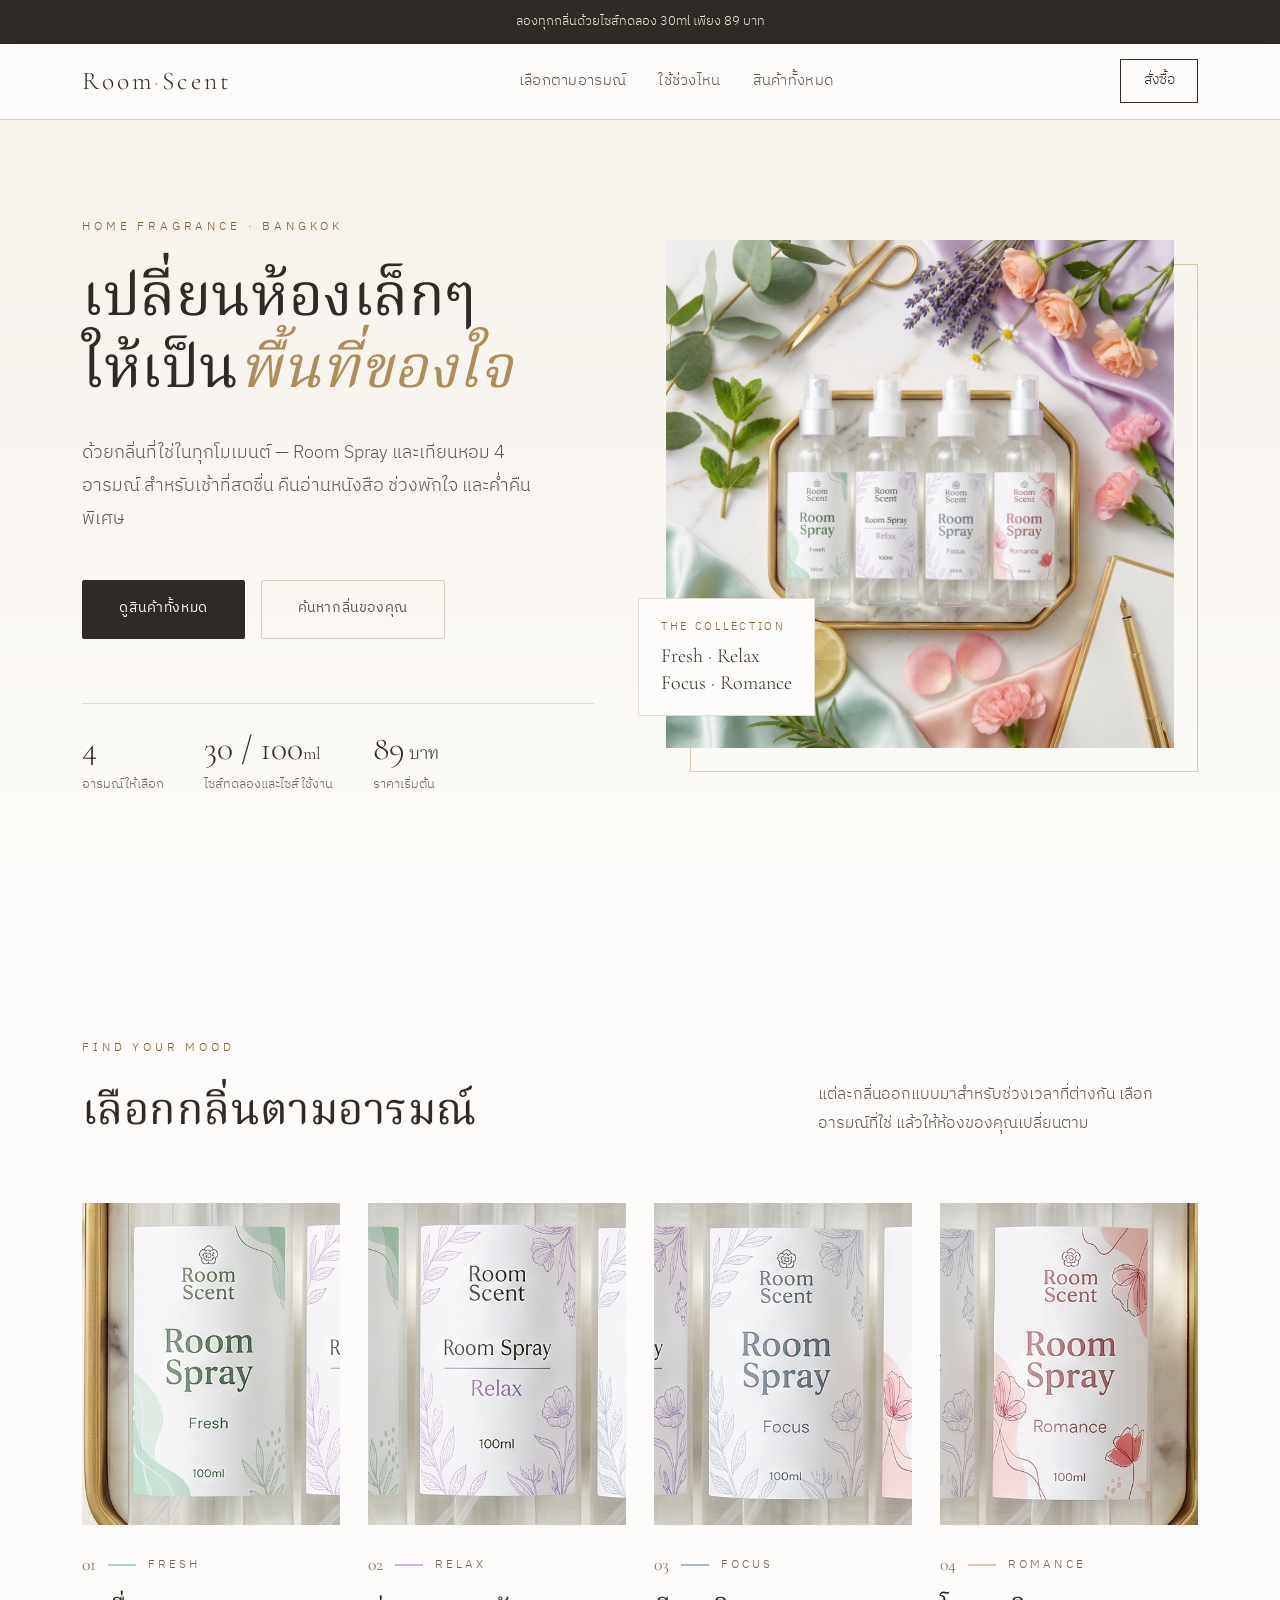
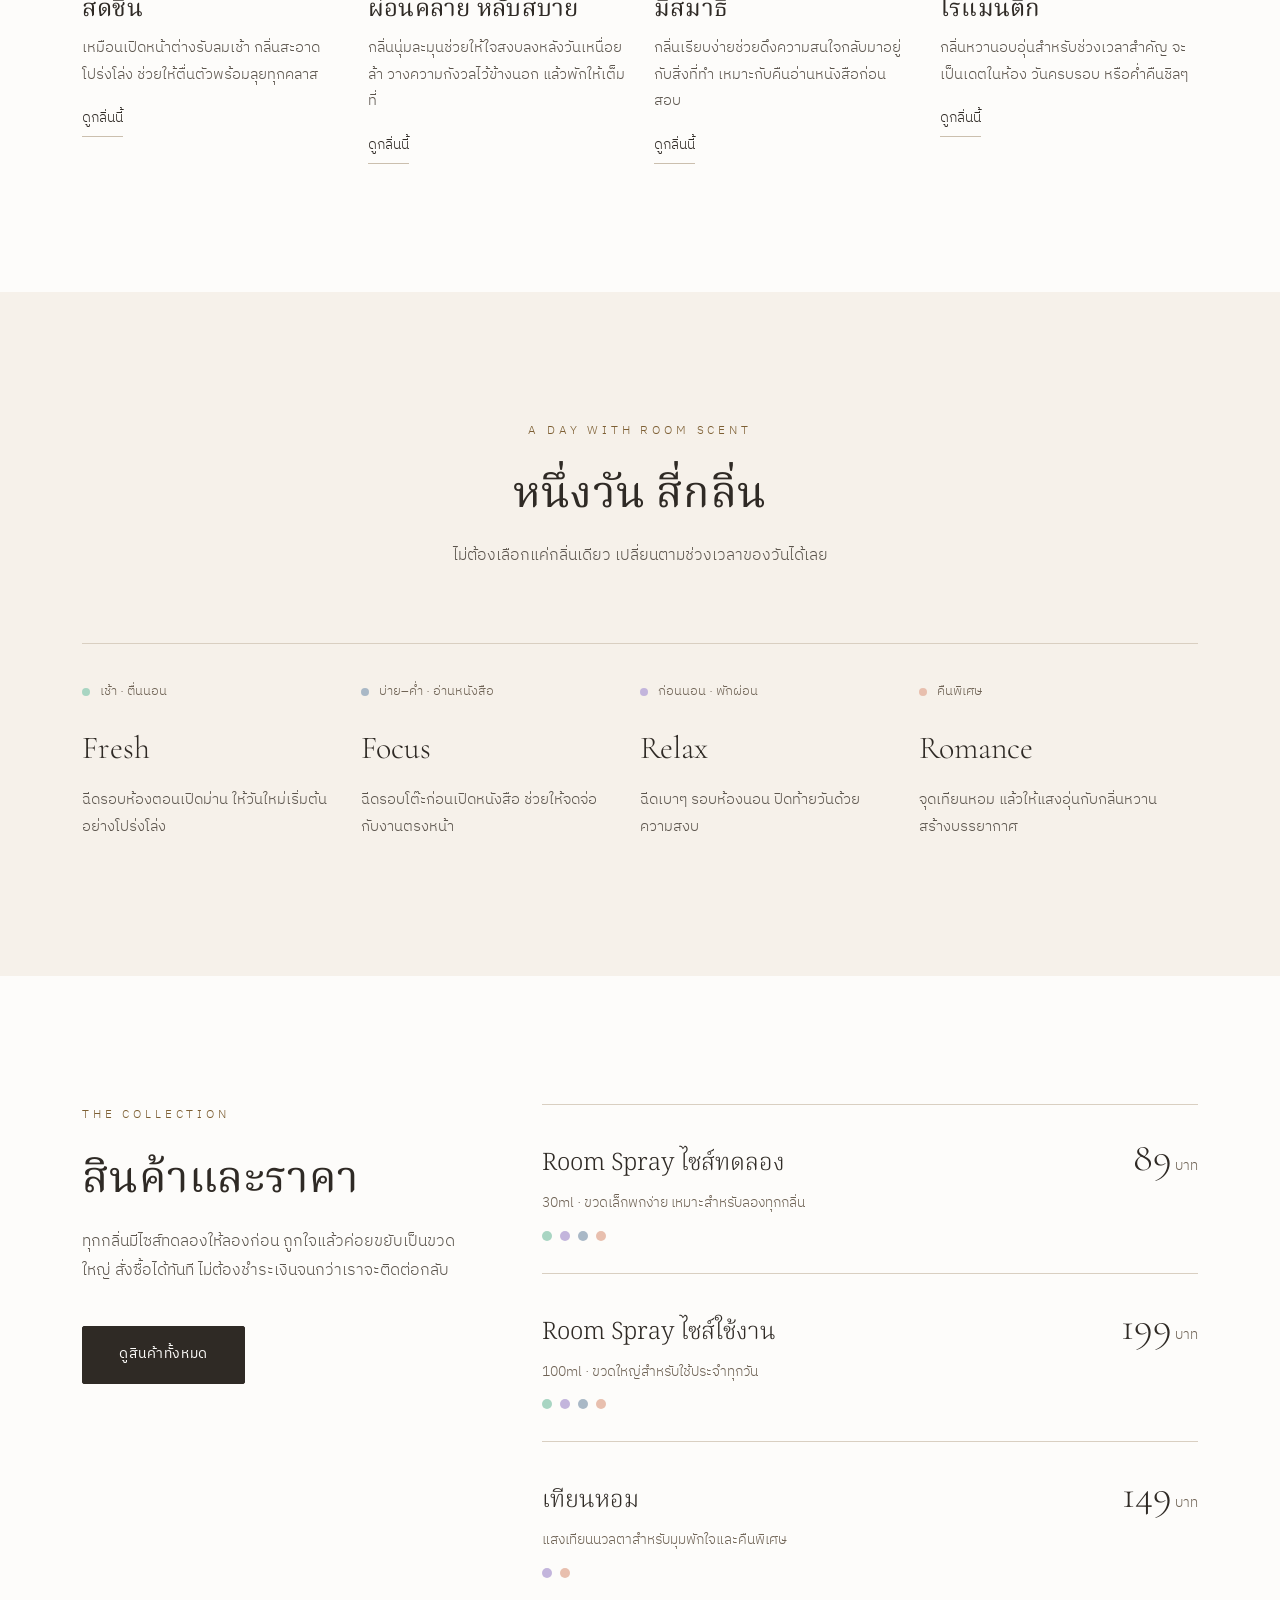
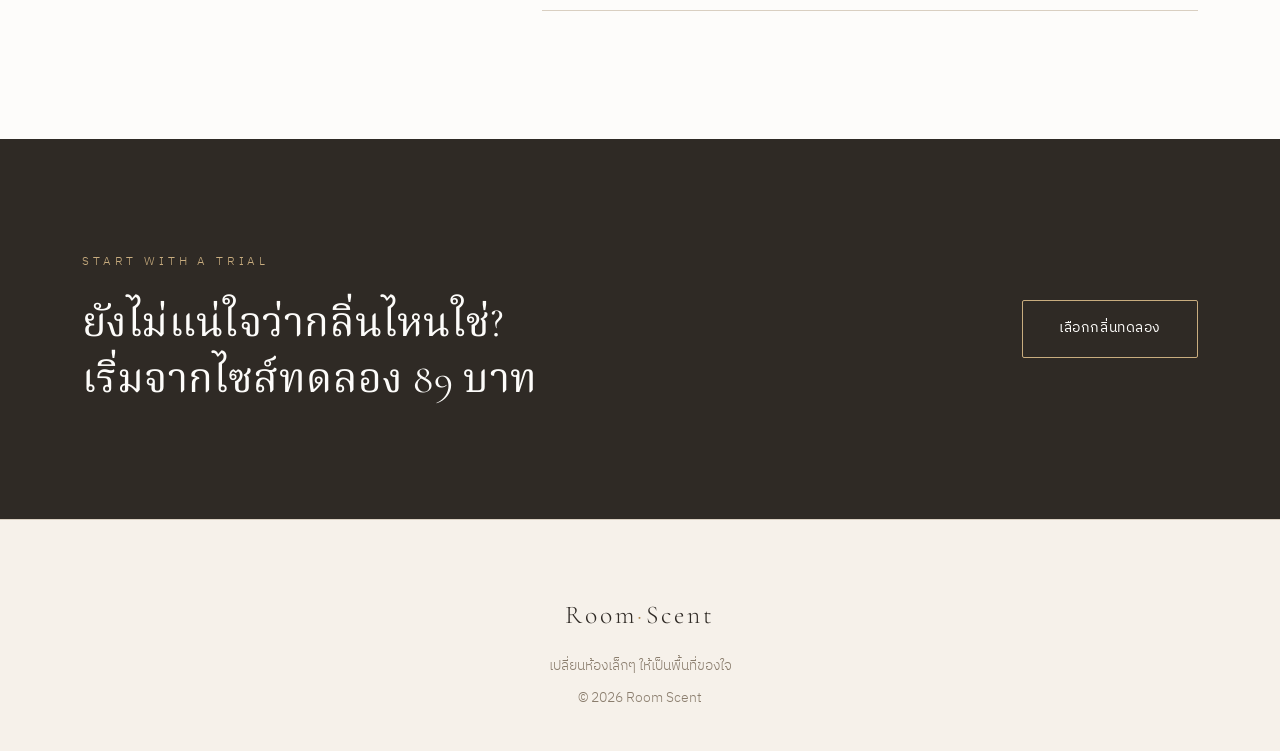
<file: index.html>
<!DOCTYPE html>
<html lang="th">
<head>
  <meta charset="UTF-8">
  <meta name="viewport" content="width=device-width, initial-scale=1.0">
  <title>Room Scent — เปลี่ยนห้องเล็กๆ ให้เป็นพื้นที่ของใจ</title>
  <meta name="description" content="Room Scent น้ำหอมปรับบรรยากาศห้องและเทียนหอม 4 อารมณ์ Fresh, Relax, Focus, Romance เริ่มต้น 89 บาท">
  <link rel="stylesheet" href="style.css">
</head>
<body>

  <!-- ========== Announcement ========== -->
  <div class="announce">ลองทุกกลิ่นด้วยไซส์ทดลอง 30ml เพียง 89 บาท</div>

  <!-- ========== Header ========== -->
  <header class="site-header">
    <div class="container">
      <a href="index.html" class="logo">Room<span>·</span>Scent</a>

      <button class="nav-toggle" type="button" aria-label="เปิดเมนู">
        <span></span><span></span><span></span>
      </button>

      <nav class="nav">
        <a href="#moods">เลือกตามอารมณ์</a>
        <a href="#ritual">ใช้ช่วงไหน</a>
        <a href="product.html">สินค้าทั้งหมด</a>
      </nav>

      <a href="product.html" class="nav-cta">สั่งซื้อ</a>
    </div>
  </header>

  <main>

    <!-- ========== Hero ========== -->
    <section class="h-hero">
      <div class="container h-hero__inner">

        <div class="h-hero__text">
          <span class="kicker">Home Fragrance · Bangkok</span>
          <h1 class="h-hero__title">
            <span class="nowrap">เปลี่ยนห้องเล็กๆ</span><br>
            <span class="nowrap">ให้เป็น<em>พื้นที่ของใจ</em></span>
          </h1>
          <p class="h-hero__lead">
            ด้วยกลิ่นที่ใช่ในทุกโมเมนต์ — Room Spray และเทียนหอม 4 อารมณ์
            สำหรับเช้าที่สดชื่น คืนอ่านหนังสือ ช่วงพักใจ และค่ำคืนพิเศษ
          </p>
          <div class="h-hero__actions">
            <a href="product.html" class="btn btn--primary">ดูสินค้าทั้งหมด</a>
            <a href="#moods" class="btn btn--ghost">ค้นหากลิ่นของคุณ</a>
          </div>

          <div class="h-facts">
            <div>
              <div class="h-facts__num">4</div>
              <div class="h-facts__label">อารมณ์ให้เลือก</div>
            </div>
            <div>
              <div class="h-facts__num">30 / 100<small>ml</small></div>
              <div class="h-facts__label">ไซส์ทดลองและไซส์ใช้งาน</div>
            </div>
            <div>
              <div class="h-facts__num">89<small> บาท</small></div>
              <div class="h-facts__label">ราคาเริ่มต้น</div>
            </div>
          </div>
        </div>

        <div class="h-hero__media">
          <img src="images/AllScents.jpeg"
               alt="Room Spray ทั้ง 4 กลิ่น Fresh, Relax, Focus และ Romance วางบนถาดหินอ่อน">
          <div class="h-badge">
            <div class="h-badge__kicker">THE COLLECTION</div>
            <div class="h-badge__text">Fresh · Relax<br>Focus · Romance</div>
          </div>
        </div>

      </div>
    </section>

    <!-- ========== Moods ========== -->
    <section class="h-section" id="moods">
      <div class="container">
        <div class="h-head">
          <div>
            <span class="kicker">Find Your Mood</span>
            <h2>เลือกกลิ่นตามอารมณ์</h2>
          </div>
          <p>แต่ละกลิ่นออกแบบมาสำหรับช่วงเวลาที่ต่างกัน เลือกอารมณ์ที่ใช่ แล้วให้ห้องของคุณเปลี่ยนตาม</p>
        </div>

        <div class="h-moods">

          <a href="product.html?mood=fresh" class="h-mood mood-fresh">
            <div class="h-mood__img"><div class="h-mood__crop" role="img" aria-label="ขวด Room Spray กลิ่น Fresh"></div></div>
            <div class="h-mood__meta">
              <span class="h-mood__no">01</span><span class="h-mood__line" aria-hidden="true"></span><span class="h-mood__en">FRESH</span>
            </div>
            <h3>สดชื่น</h3>
            <p>เหมือนเปิดหน้าต่างรับลมเช้า กลิ่นสะอาดโปร่งโล่ง ช่วยให้ตื่นตัวพร้อมลุยทุกคลาส</p>
            <span class="h-mood__link">ดูกลิ่นนี้</span>
          </a>

          <a href="product.html?mood=relax" class="h-mood mood-relax">
            <div class="h-mood__img"><div class="h-mood__crop" role="img" aria-label="ขวด Room Spray กลิ่น Relax"></div></div>
            <div class="h-mood__meta">
              <span class="h-mood__no">02</span><span class="h-mood__line" aria-hidden="true"></span><span class="h-mood__en">RELAX</span>
            </div>
            <h3>ผ่อนคลาย หลับสบาย</h3>
            <p>กลิ่นนุ่มละมุนช่วยให้ใจสงบลงหลังวันเหนื่อยล้า วางความกังวลไว้ข้างนอก แล้วพักให้เต็มที่</p>
            <span class="h-mood__link">ดูกลิ่นนี้</span>
          </a>

          <a href="product.html?mood=focus" class="h-mood mood-focus">
            <div class="h-mood__img"><div class="h-mood__crop" role="img" aria-label="ขวด Room Spray กลิ่น Focus"></div></div>
            <div class="h-mood__meta">
              <span class="h-mood__no">03</span><span class="h-mood__line" aria-hidden="true"></span><span class="h-mood__en">FOCUS</span>
            </div>
            <h3>มีสมาธิ</h3>
            <p>กลิ่นเรียบง่ายช่วยดึงความสนใจกลับมาอยู่กับสิ่งที่ทำ เหมาะกับคืนอ่านหนังสือก่อนสอบ</p>
            <span class="h-mood__link">ดูกลิ่นนี้</span>
          </a>

          <a href="product.html?mood=romance" class="h-mood mood-romance">
            <div class="h-mood__img"><div class="h-mood__crop" role="img" aria-label="ขวด Room Spray กลิ่น Romance"></div></div>
            <div class="h-mood__meta">
              <span class="h-mood__no">04</span><span class="h-mood__line" aria-hidden="true"></span><span class="h-mood__en">ROMANCE</span>
            </div>
            <h3>โรแมนติก</h3>
            <p>กลิ่นหวานอบอุ่นสำหรับช่วงเวลาสำคัญ จะเป็นเดตในห้อง วันครบรอบ หรือค่ำคืนชิลๆ</p>
            <span class="h-mood__link">ดูกลิ่นนี้</span>
          </a>

        </div>
      </div>
    </section>

    <!-- ========== Ritual ========== -->
    <section class="h-section h-section--cream" id="ritual">
      <div class="container">
        <div class="h-head h-head--center">
          <span class="kicker">A Day with Room Scent</span>
          <h2>หนึ่งวัน สี่กลิ่น</h2>
          <p>ไม่ต้องเลือกแค่กลิ่นเดียว เปลี่ยนตามช่วงเวลาของวันได้เลย</p>
        </div>

        <div class="h-ritual">
          <div class="h-ritual__item mood-fresh">
            <div class="h-ritual__time"><span class="mood-dot" aria-hidden="true"></span>เช้า · ตื่นนอน</div>
            <div class="h-ritual__name">Fresh</div>
            <p>ฉีดรอบห้องตอนเปิดม่าน ให้วันใหม่เริ่มต้นอย่างโปร่งโล่ง</p>
          </div>
          <div class="h-ritual__item mood-focus">
            <div class="h-ritual__time"><span class="mood-dot" aria-hidden="true"></span>บ่าย–ค่ำ · อ่านหนังสือ</div>
            <div class="h-ritual__name">Focus</div>
            <p>ฉีดรอบโต๊ะก่อนเปิดหนังสือ ช่วยให้จดจ่อกับงานตรงหน้า</p>
          </div>
          <div class="h-ritual__item mood-relax">
            <div class="h-ritual__time"><span class="mood-dot" aria-hidden="true"></span>ก่อนนอน · พักผ่อน</div>
            <div class="h-ritual__name">Relax</div>
            <p>ฉีดเบาๆ รอบห้องนอน ปิดท้ายวันด้วยความสงบ</p>
          </div>
          <div class="h-ritual__item mood-romance">
            <div class="h-ritual__time"><span class="mood-dot" aria-hidden="true"></span>คืนพิเศษ</div>
            <div class="h-ritual__name">Romance</div>
            <p>จุดเทียนหอม แล้วให้แสงอุ่นกับกลิ่นหวานสร้างบรรยากาศ</p>
          </div>
        </div>
      </div>
    </section>

    <!-- ========== Collection & prices ========== -->
    <section class="h-section" id="collection">
      <div class="container h-collection">

        <div class="h-collection__intro">
          <span class="kicker">The Collection</span>
          <h2 class="h-title">สินค้าและราคา</h2>
          <p>ทุกกลิ่นมีไซส์ทดลองให้ลองก่อน ถูกใจแล้วค่อยขยับเป็นขวดใหญ่ สั่งซื้อได้ทันที ไม่ต้องชำระเงินจนกว่าเราจะติดต่อกลับ</p>
          <a href="product.html" class="btn btn--primary">ดูสินค้าทั้งหมด</a>
        </div>

        <div class="h-prices">
          <a href="product.html" class="h-price">
            <div class="h-price__info">
              <div class="h-price__name">Room Spray ไซส์ทดลอง</div>
              <div class="h-price__desc">30ml · ขวดเล็กพกง่าย เหมาะสำหรับลองทุกกลิ่น</div>
              <div class="h-price__dots" aria-label="มี 4 กลิ่น">
                <span class="mood-dot mood-fresh"></span><span class="mood-dot mood-relax"></span><span class="mood-dot mood-focus"></span><span class="mood-dot mood-romance"></span>
              </div>
            </div>
            <div class="h-price__amount">89<small> บาท</small></div>
          </a>

          <a href="product.html" class="h-price">
            <div class="h-price__info">
              <div class="h-price__name">Room Spray ไซส์ใช้งาน</div>
              <div class="h-price__desc">100ml · ขวดใหญ่สำหรับใช้ประจำทุกวัน</div>
              <div class="h-price__dots" aria-label="มี 4 กลิ่น">
                <span class="mood-dot mood-fresh"></span><span class="mood-dot mood-relax"></span><span class="mood-dot mood-focus"></span><span class="mood-dot mood-romance"></span>
              </div>
            </div>
            <div class="h-price__amount">199<small> บาท</small></div>
          </a>

          <a href="product.html" class="h-price">
            <div class="h-price__info">
              <div class="h-price__name">เทียนหอม</div>
              <div class="h-price__desc">แสงเทียนนวลตาสำหรับมุมพักใจและคืนพิเศษ</div>
              <div class="h-price__dots" aria-label="มี 2 กลิ่น">
                <span class="mood-dot mood-relax"></span><span class="mood-dot mood-romance"></span>
              </div>
            </div>
            <div class="h-price__amount">149<small> บาท</small></div>
          </a>
        </div>

      </div>
    </section>

    <!-- ========== CTA ========== -->
    <section class="h-cta">
      <div class="container h-cta__inner">
        <div>
          <span class="kicker">Start with a Trial</span>
          <h2>ยังไม่แน่ใจว่ากลิ่นไหนใช่?<br>เริ่มจากไซส์ทดลอง 89 บาท</h2>
        </div>
        <a href="product.html" class="btn btn--light">เลือกกลิ่นทดลอง</a>
      </div>
    </section>

  </main>

  <!-- ========== Footer ========== -->
  <footer class="site-footer">
    <div class="container">
      <a href="index.html" class="logo">Room<span>·</span>Scent</a>
      <p>เปลี่ยนห้องเล็กๆ ให้เป็นพื้นที่ของใจ</p>
      <p>&copy; 2026 Room Scent</p>
    </div>
  </footer>

  <script src="script.js"></script>
</body>
</html>
</file>
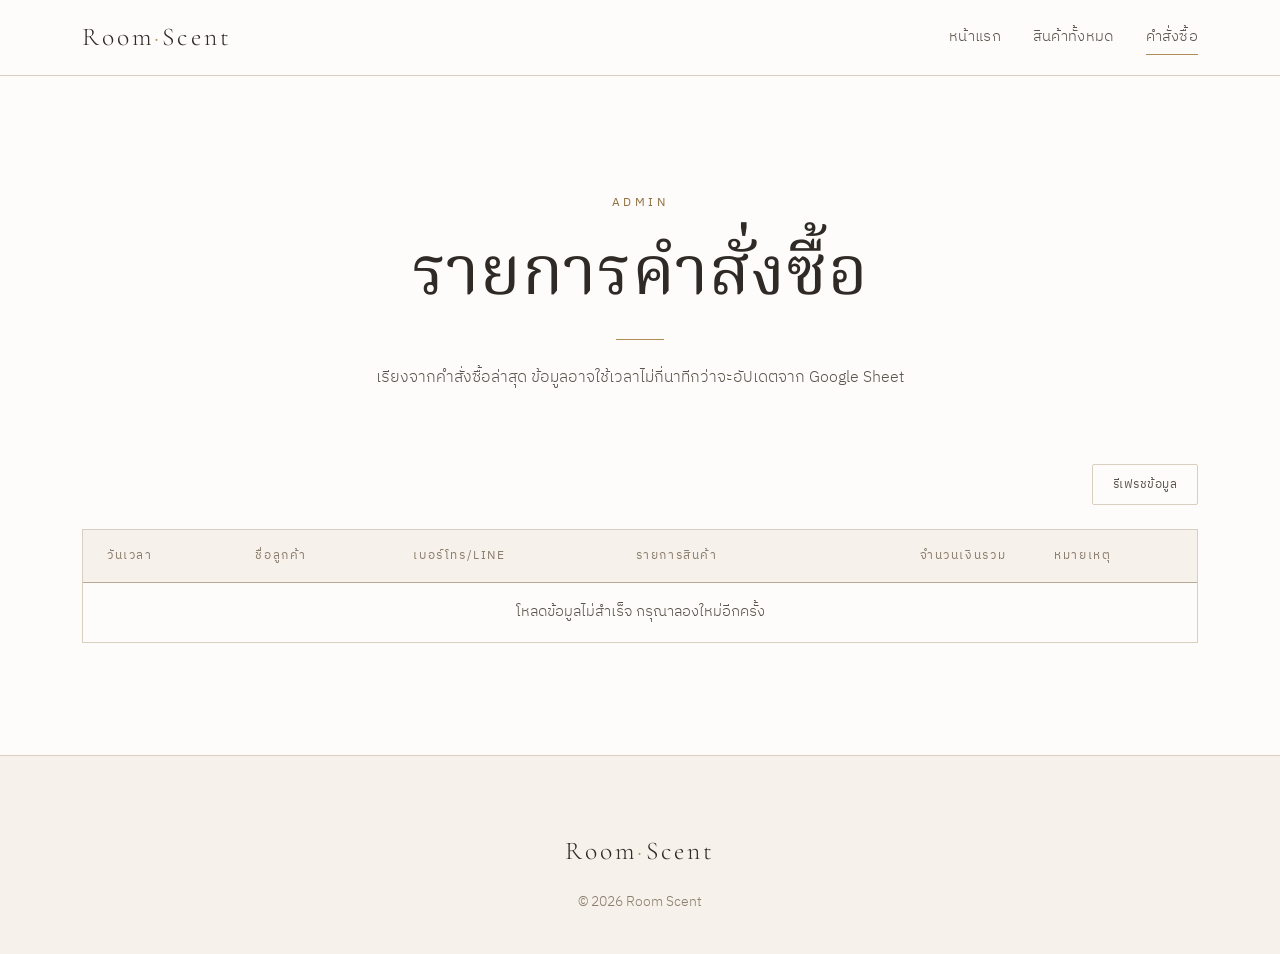
<file: admin.html>
<!DOCTYPE html>
<html lang="th">
<head>
  <meta charset="UTF-8">
  <meta name="viewport" content="width=device-width, initial-scale=1.0">
  <title>รายการคำสั่งซื้อ — Room Scent Admin</title>
  <meta name="robots" content="noindex, nofollow">
  <link rel="stylesheet" href="style.css">

  <!-- สไตล์ตาราง (ใช้เฉพาะหน้านี้) -->
  <style>
    .table-wrap {
      overflow-x: auto;
      background: var(--c-white);
      border: var(--line);
    }
    .orders-table {
      width: 100%;
      min-width: 820px;
      border-collapse: collapse;
      font-size: 0.9rem;
    }
    .orders-table th {
      text-align: left;
      font-weight: 400;
      font-size: 0.72rem;
      letter-spacing: 0.14em;
      text-transform: uppercase;
      color: var(--c-taupe);
      padding: var(--s-4) var(--s-5);
      border-bottom: 1px solid var(--c-beige-dark);
      background: var(--c-cream);
      white-space: nowrap;
    }
    .orders-table td {
      padding: var(--s-4) var(--s-5);
      border-bottom: var(--line);
      color: var(--c-ink);
      vertical-align: top;
      white-space: pre-line;
    }
    .orders-table tbody tr:last-child td { border-bottom: 0; }
    .orders-table tbody tr:hover td { background: #faf7f2; }
    .orders-table td:first-child { white-space: nowrap; color: var(--c-ink-soft); }
    .orders-table td:nth-child(5),
    .orders-table th:nth-child(5) { text-align: right; white-space: nowrap; }
    .admin-actions {
      display: flex;
      justify-content: flex-end;
      margin-bottom: var(--s-5);
    }
  </style>
</head>
<body>

  <!-- ========== Header ========== -->
  <header class="site-header">
    <div class="container">
      <a href="index.html" class="logo">Room<span>·</span>Scent</a>

      <button class="nav-toggle" type="button" aria-label="เปิดเมนู">
        <span></span><span></span><span></span>
      </button>

      <nav class="nav">
        <a href="index.html">หน้าแรก</a>
        <a href="product.html">สินค้าทั้งหมด</a>
        <a href="admin.html" class="is-active">คำสั่งซื้อ</a>
      </nav>
    </div>
  </header>

  <main>
    <section class="section">
      <div class="container">

        <div class="section-head">
          <span class="eyebrow">Admin</span>
          <h1>รายการคำสั่งซื้อ</h1>
          <hr class="divider">
          <p>เรียงจากคำสั่งซื้อล่าสุด ข้อมูลอาจใช้เวลาไม่กี่นาทีกว่าจะอัปเดตจาก Google Sheet</p>
        </div>

        <div class="admin-actions">
          <button type="button" class="btn btn--ghost btn--sm" onclick="location.reload()">รีเฟรชข้อมูล</button>
        </div>

        <div class="table-wrap">
          <table id="ordersTable" class="orders-table">
            <thead>
              <tr>
                <th>วันเวลา</th>
                <th>ชื่อลูกค้า</th>
                <th>เบอร์โทร/Line</th>
                <th>รายการสินค้า</th>
                <th>จำนวนเงินรวม</th>
                <th>หมายเหตุ</th>
              </tr>
            </thead>
            <tbody></tbody>
          </table>
        </div>

      </div>
    </section>
  </main>

  <!-- ========== Footer ========== -->
  <footer class="site-footer">
    <div class="container">
      <a href="index.html" class="logo">Room<span>·</span>Scent</a>
      <p>&copy; 2026 Room Scent</p>
    </div>
  </footer>

  <script src="script.js"></script>
</body>
</html>
</file>
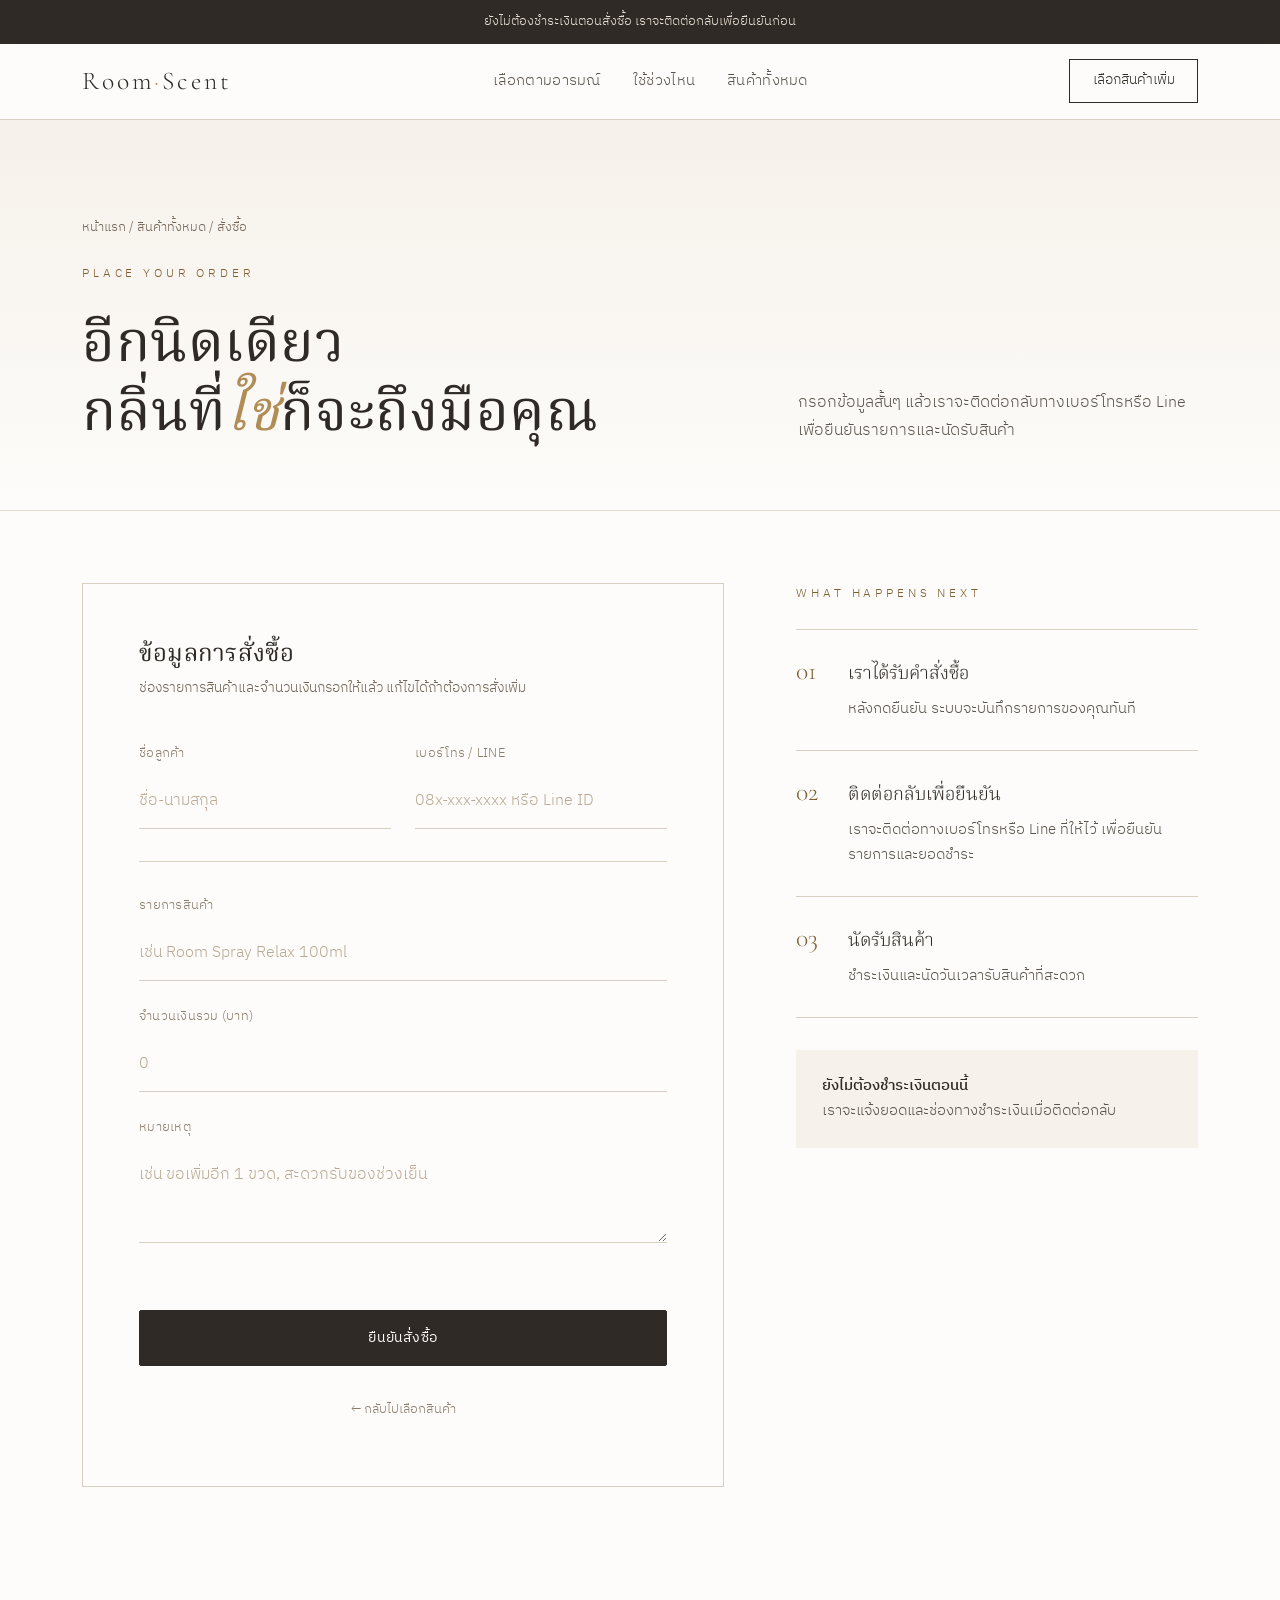
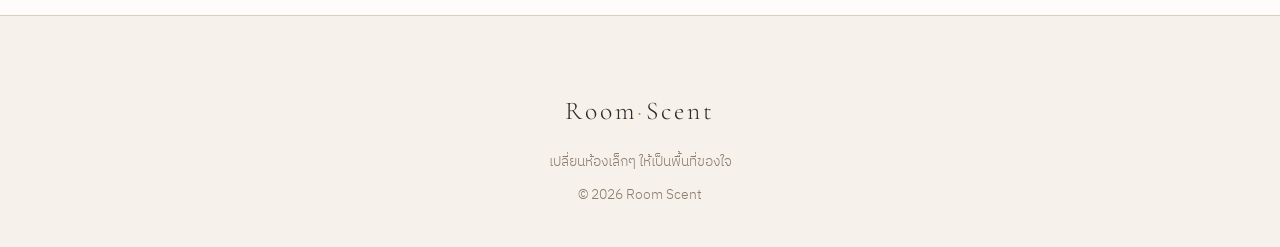
<file: order.html>
<!DOCTYPE html>
<html lang="th">
<head>
  <meta charset="UTF-8">
  <meta name="viewport" content="width=device-width, initial-scale=1.0">
  <title>สั่งซื้อสินค้า — Room Scent</title>
  <link rel="stylesheet" href="style.css">
</head>
<body>

  <div class="announce">ยังไม่ต้องชำระเงินตอนสั่งซื้อ เราจะติดต่อกลับเพื่อยืนยันก่อน</div>

  <!-- ========== Header ========== -->
  <header class="site-header">
    <div class="container">
      <a href="index.html" class="logo">Room<span>·</span>Scent</a>

      <button class="nav-toggle" type="button" aria-label="เปิดเมนู">
        <span></span><span></span><span></span>
      </button>

      <nav class="nav">
        <a href="index.html#moods">เลือกตามอารมณ์</a>
        <a href="index.html#ritual">ใช้ช่วงไหน</a>
        <a href="product.html">สินค้าทั้งหมด</a>
      </nav>

      <a href="product.html" class="nav-cta">เลือกสินค้าเพิ่ม</a>
    </div>
  </header>

  <main>

    <!-- ========== Page hero ========== -->
    <section class="page-hero">
      <div class="container page-hero__inner">
        <div>
          <div class="breadcrumb"><a href="index.html">หน้าแรก</a> / <a href="product.html">สินค้าทั้งหมด</a> / สั่งซื้อ</div>
          <span class="kicker">Place Your Order</span>
          <h1>อีกนิดเดียว<br>กลิ่นที่<em>ใช่</em>ก็จะถึงมือคุณ</h1>
        </div>
        <p class="page-hero__lead">
          กรอกข้อมูลสั้นๆ แล้วเราจะติดต่อกลับทางเบอร์โทรหรือ Line
          เพื่อยืนยันรายการและนัดรับสินค้า
        </p>
      </div>
    </section>

    <div class="container order-layout">

      <!-- ========== Form ========== -->
      <form id="orderForm" class="form">
        <h2 class="form__title">ข้อมูลการสั่งซื้อ</h2>
        <p class="form__sub">ช่องรายการสินค้าและจำนวนเงินกรอกให้แล้ว แก้ไขได้ถ้าต้องการสั่งเพิ่ม</p>

        <div class="form-row">
          <div class="form-group">
            <label for="customerName">ชื่อลูกค้า</label>
            <input type="text" id="customerName" name="customerName"
                   placeholder="ชื่อ-นามสกุล" autocomplete="name" required>
          </div>

          <div class="form-group">
            <label for="contact">เบอร์โทร / Line</label>
            <input type="text" id="contact" name="contact"
                   placeholder="08x-xxx-xxxx หรือ Line ID" required>
          </div>
        </div>

        <hr class="form-divider">

        <div class="form-group">
          <label for="items">รายการสินค้า</label>
          <input type="text" id="items" name="items"
                 placeholder="เช่น Room Spray Relax 100ml" required>
        </div>

        <div class="form-group">
          <label for="total">จำนวนเงินรวม (บาท)</label>
          <input type="number" id="total" name="total"
                 placeholder="0" min="0" step="1" inputmode="numeric" required>
        </div>

        <div class="form-group">
          <label for="note">หมายเหตุ</label>
          <textarea id="note" name="note"
                    placeholder="เช่น ขอเพิ่มอีก 1 ขวด, สะดวกรับของช่วงเย็น"></textarea>
        </div>

        <button type="submit" class="btn btn--primary btn--block mt-6">ยืนยันสั่งซื้อ</button>
        <p class="form-note text-center mt-6">
          <a href="product.html">← กลับไปเลือกสินค้า</a>
        </p>
      </form>

      <!-- ========== Aside ========== -->
      <aside class="order-aside">
        <span class="kicker">What Happens Next</span>
        <ol class="steps">
          <li>
            <span class="steps__no">01</span>
            <div>
              <div class="steps__title">เราได้รับคำสั่งซื้อ</div>
              <p>หลังกดยืนยัน ระบบจะบันทึกรายการของคุณทันที</p>
            </div>
          </li>
          <li>
            <span class="steps__no">02</span>
            <div>
              <div class="steps__title">ติดต่อกลับเพื่อยืนยัน</div>
              <p>เราจะติดต่อทางเบอร์โทรหรือ Line ที่ให้ไว้ เพื่อยืนยันรายการและยอดชำระ</p>
            </div>
          </li>
          <li>
            <span class="steps__no">03</span>
            <div>
              <div class="steps__title">นัดรับสินค้า</div>
              <p>ชำระเงินและนัดวันเวลารับสินค้าที่สะดวก</p>
            </div>
          </li>
        </ol>

        <div class="aside-note">
          <strong>ยังไม่ต้องชำระเงินตอนนี้</strong><br>
          เราจะแจ้งยอดและช่องทางชำระเงินเมื่อติดต่อกลับ
        </div>
      </aside>

    </div>
  </main>

  <!-- ========== Footer ========== -->
  <footer class="site-footer">
    <div class="container">
      <a href="index.html" class="logo">Room<span>·</span>Scent</a>
      <p>เปลี่ยนห้องเล็กๆ ให้เป็นพื้นที่ของใจ</p>
      <p>&copy; 2026 Room Scent</p>
    </div>
  </footer>

  <script src="script.js"></script>
</body>
</html>
</file>
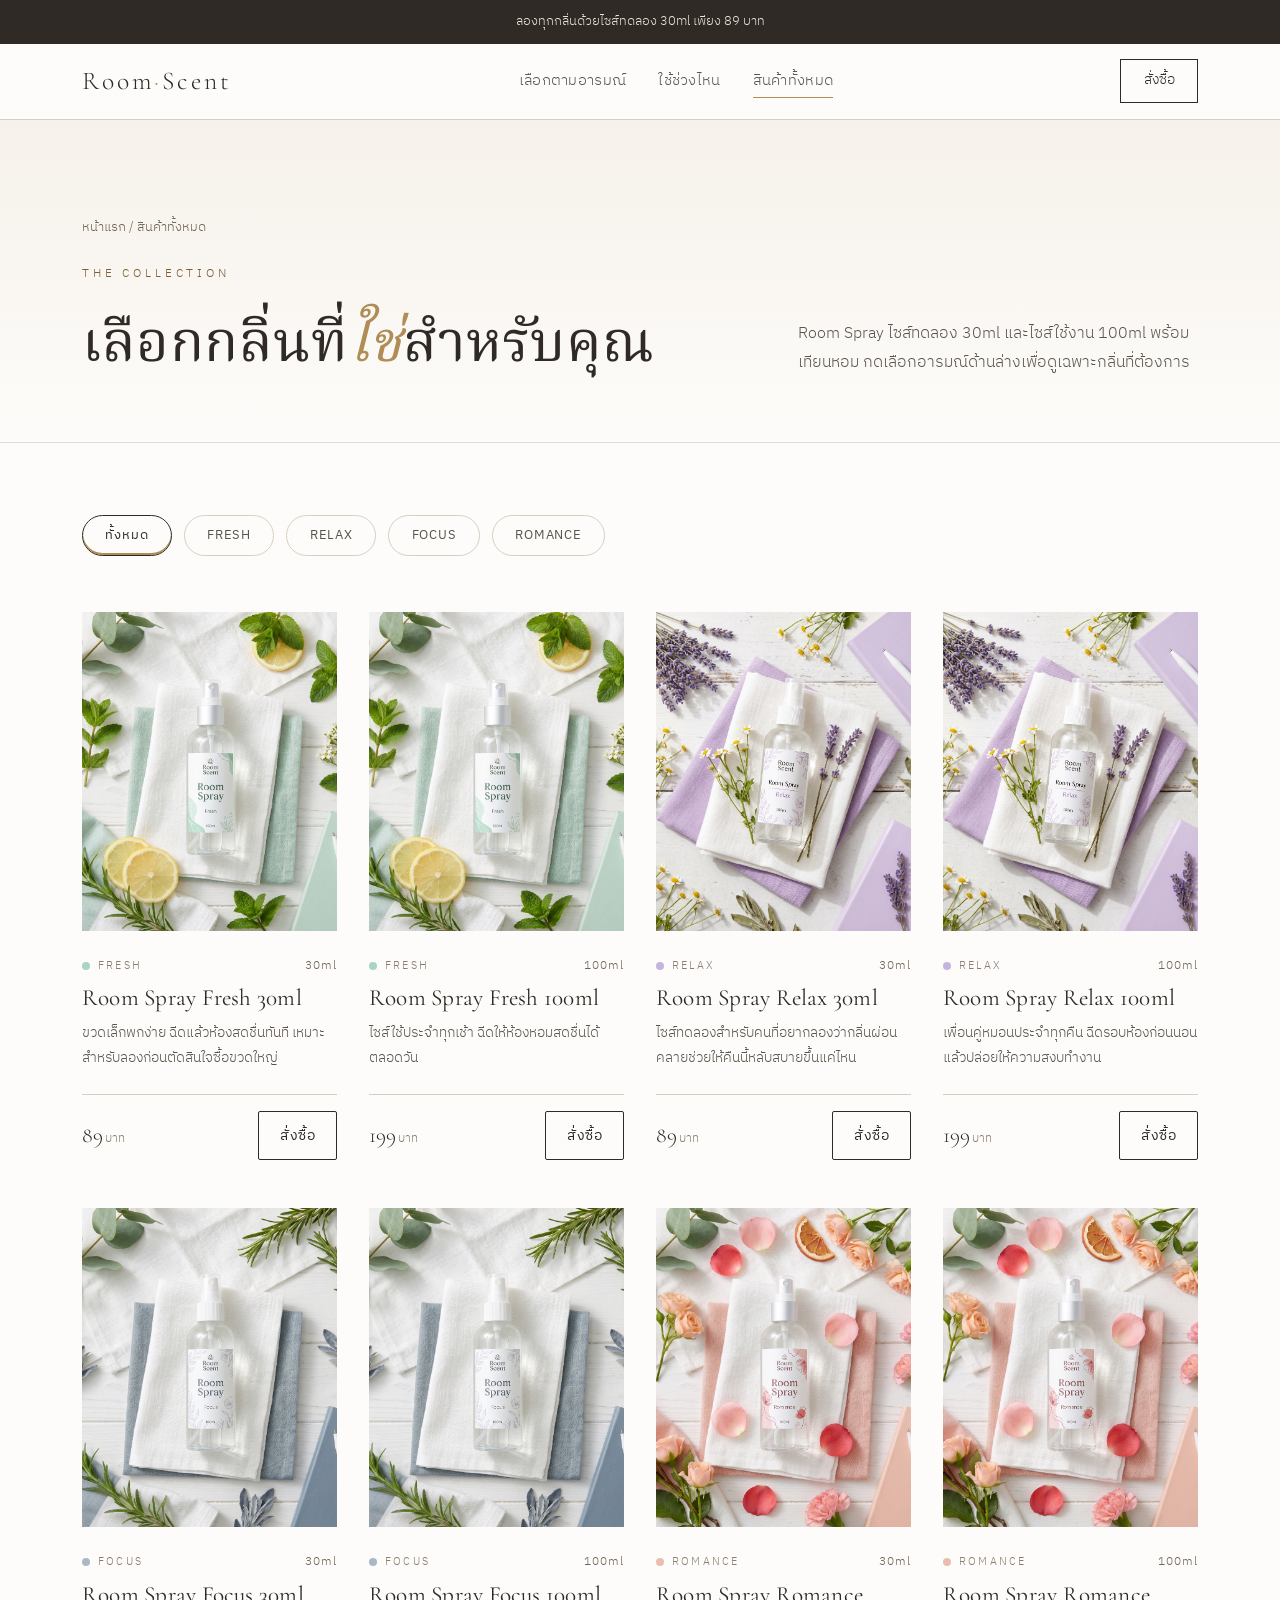
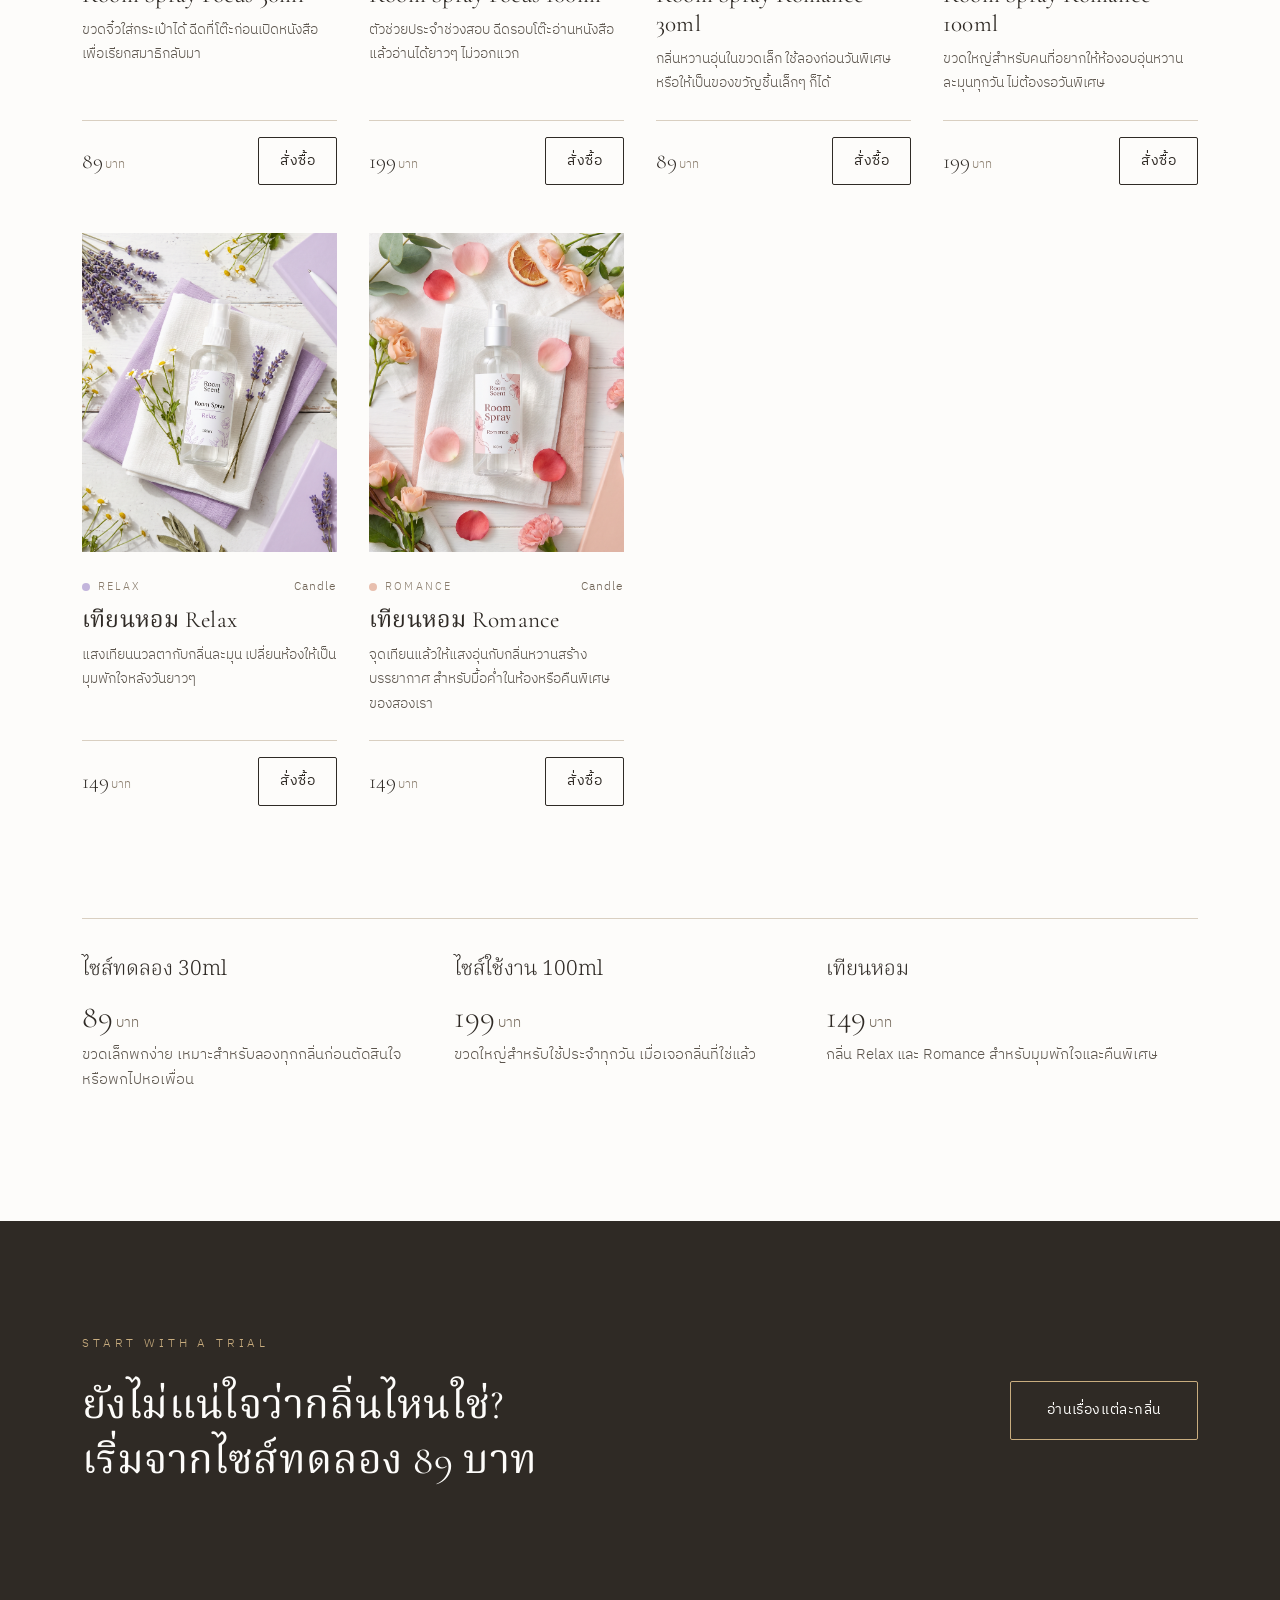
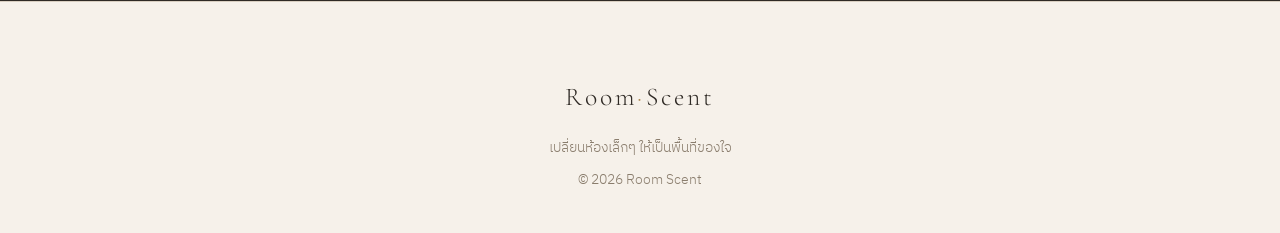
<file: product.html>
<!DOCTYPE html>
<html lang="th">
<head>
  <meta charset="UTF-8">
  <meta name="viewport" content="width=device-width, initial-scale=1.0">
  <title>สินค้าทั้งหมด — Room Scent</title>
  <meta name="description" content="Room Spray และเทียนหอมจาก Room Scent เลือกตามอารมณ์ Fresh, Relax, Focus, Romance เริ่มต้น 89 บาท">
  <link rel="stylesheet" href="style.css">
</head>
<body>

  <div class="announce">ลองทุกกลิ่นด้วยไซส์ทดลอง 30ml เพียง 89 บาท</div>

  <!-- ========== Header ========== -->
  <header class="site-header">
    <div class="container">
      <a href="index.html" class="logo">Room<span>·</span>Scent</a>

      <button class="nav-toggle" type="button" aria-label="เปิดเมนู">
        <span></span><span></span><span></span>
      </button>

      <nav class="nav">
        <a href="index.html#moods">เลือกตามอารมณ์</a>
        <a href="index.html#ritual">ใช้ช่วงไหน</a>
        <a href="product.html" class="is-active">สินค้าทั้งหมด</a>
      </nav>

      <a href="#product-list" class="nav-cta">สั่งซื้อ</a>
    </div>
  </header>

  <main>

    <!-- ========== Page hero ========== -->
    <section class="page-hero">
      <div class="container page-hero__inner">
        <div>
          <div class="breadcrumb"><a href="index.html">หน้าแรก</a> / สินค้าทั้งหมด</div>
          <span class="kicker">The Collection</span>
          <h1>เลือกกลิ่นที่<em>ใช่</em>สำหรับคุณ</h1>
        </div>
        <p class="page-hero__lead">
          Room Spray ไซส์ทดลอง 30ml และไซส์ใช้งาน 100ml พร้อมเทียนหอม
          กดเลือกอารมณ์ด้านล่างเพื่อดูเฉพาะกลิ่นที่ต้องการ
        </p>
      </div>
    </section>

    <!-- ========== Products ========== -->
    <section class="shop">
      <div class="container">

        <!-- ปุ่มกรอง: script.js สร้างให้ -->
        <div id="filter-bar" class="filters"></div>

        <!-- การ์ดสินค้า: script.js สร้างให้ -->
        <div id="product-list" class="product-grid"></div>

        <!-- เลือกไซส์ -->
        <div class="size-guide">
          <div class="size-guide__item">
            <div class="size-guide__name">ไซส์ทดลอง 30ml</div>
            <div class="size-guide__price">89<small> บาท</small></div>
            <p>ขวดเล็กพกง่าย เหมาะสำหรับลองทุกกลิ่นก่อนตัดสินใจ หรือพกไปหอเพื่อน</p>
          </div>
          <div class="size-guide__item">
            <div class="size-guide__name">ไซส์ใช้งาน 100ml</div>
            <div class="size-guide__price">199<small> บาท</small></div>
            <p>ขวดใหญ่สำหรับใช้ประจำทุกวัน เมื่อเจอกลิ่นที่ใช่แล้ว</p>
          </div>
          <div class="size-guide__item">
            <div class="size-guide__name">เทียนหอม</div>
            <div class="size-guide__price">149<small> บาท</small></div>
            <p>กลิ่น Relax และ Romance สำหรับมุมพักใจและคืนพิเศษ</p>
          </div>
        </div>

      </div>
    </section>

    <!-- ========== CTA ========== -->
    <section class="h-cta">
      <div class="container h-cta__inner">
        <div>
          <span class="kicker">Start with a Trial</span>
          <h2>ยังไม่แน่ใจว่ากลิ่นไหนใช่?<br>เริ่มจากไซส์ทดลอง 89 บาท</h2>
        </div>
        <a href="index.html#moods" class="btn btn--light">อ่านเรื่องแต่ละกลิ่น</a>
      </div>
    </section>

  </main>

  <!-- ========== Footer ========== -->
  <footer class="site-footer">
    <div class="container">
      <a href="index.html" class="logo">Room<span>·</span>Scent</a>
      <p>เปลี่ยนห้องเล็กๆ ให้เป็นพื้นที่ของใจ</p>
      <p>&copy; 2026 Room Scent</p>
    </div>
  </footer>

  <script src="script.js"></script>
</body>
</html>
</file>
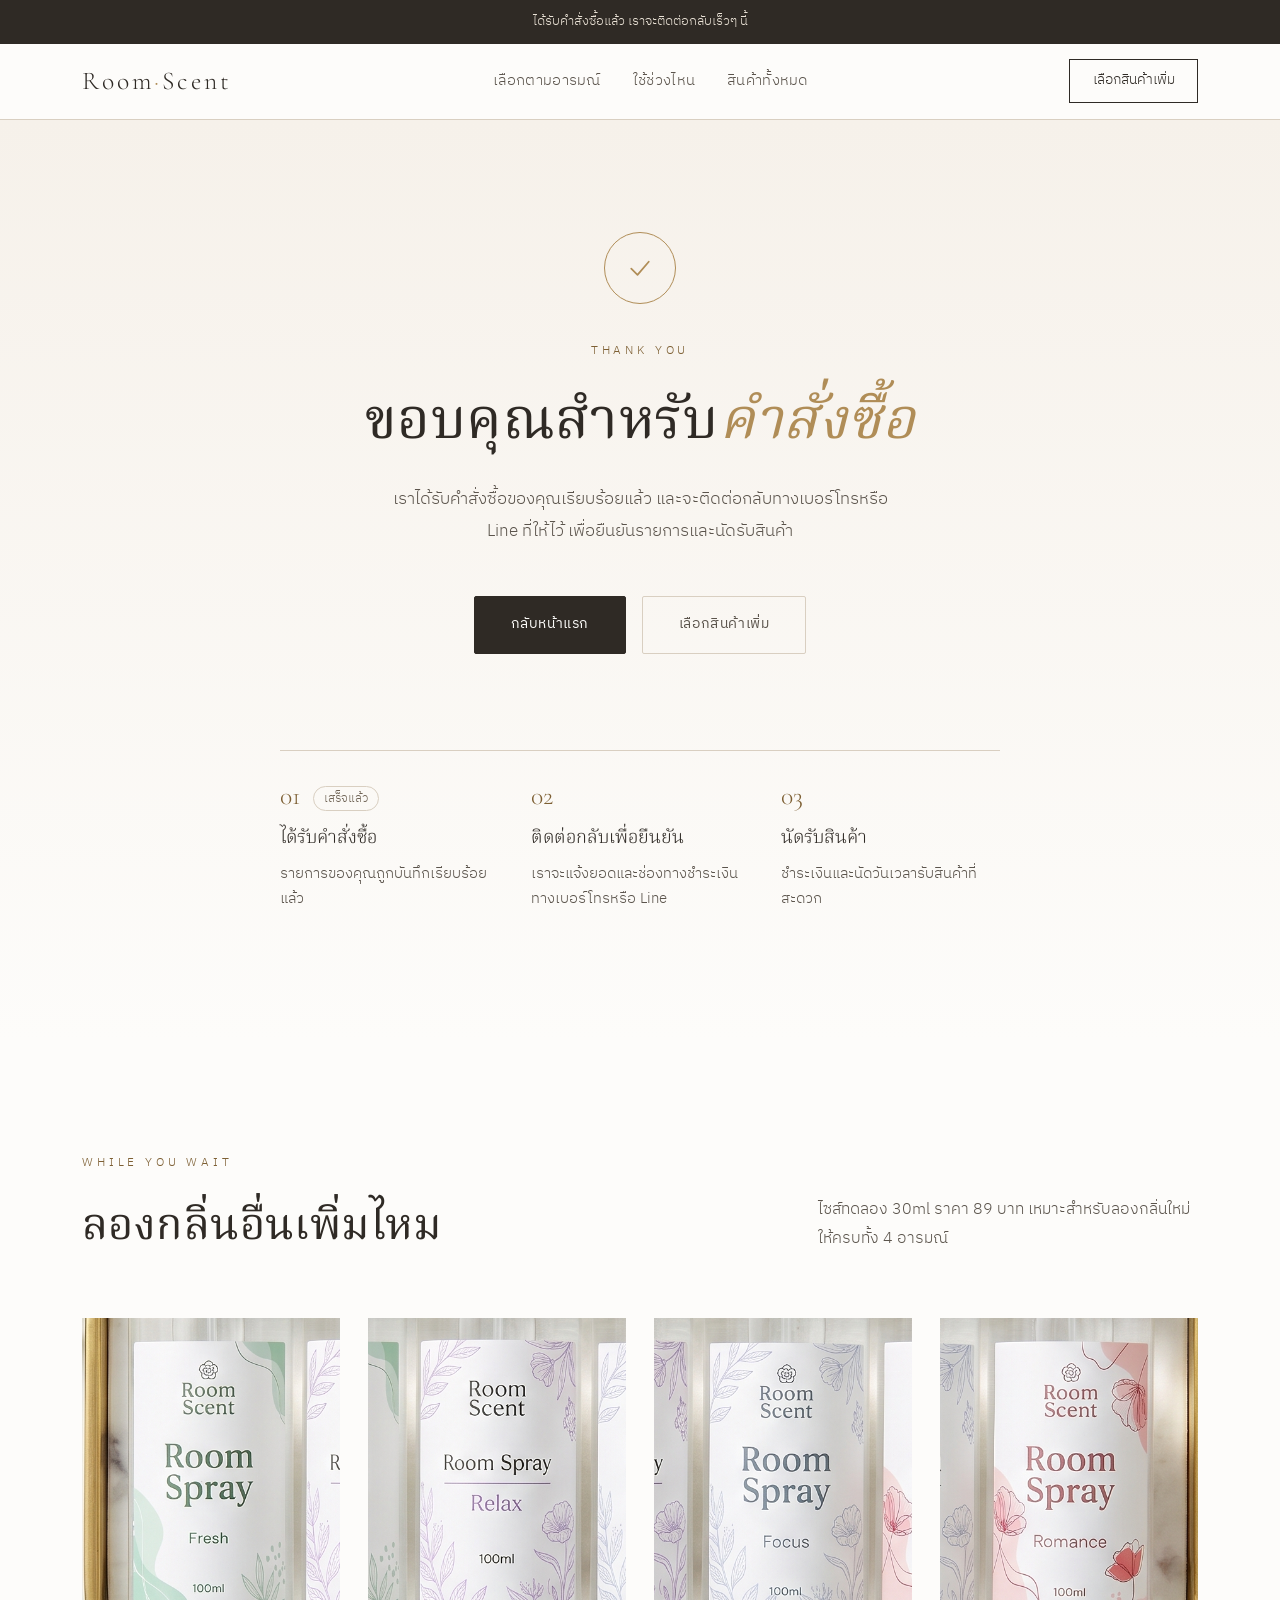
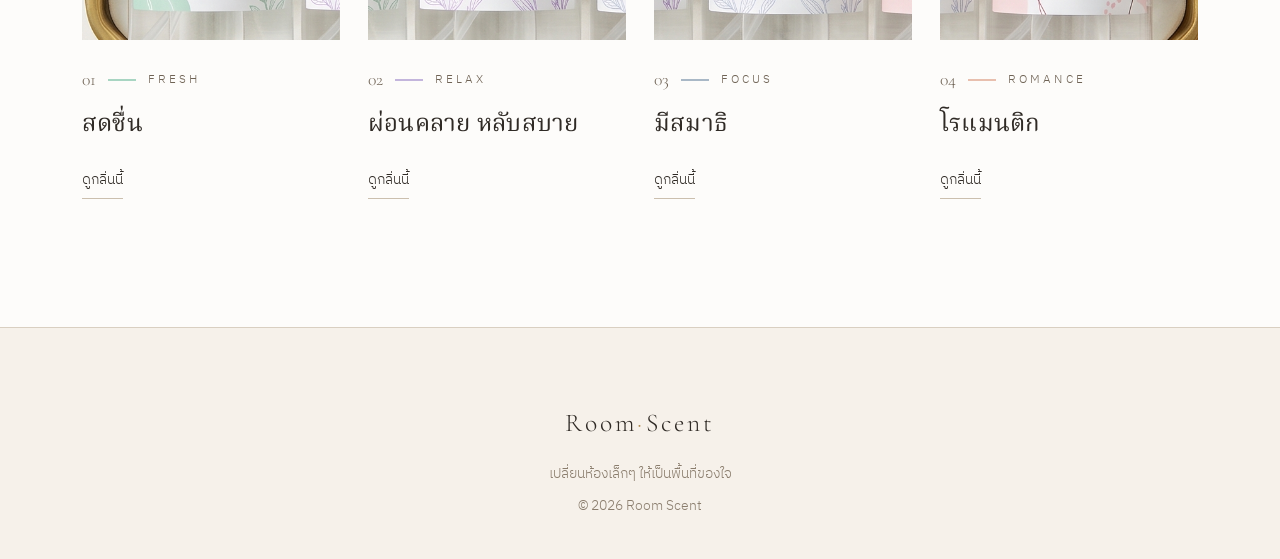
<file: thankyou.html>
<!DOCTYPE html>
<html lang="th">
<head>
  <meta charset="UTF-8">
  <meta name="viewport" content="width=device-width, initial-scale=1.0">
  <title>ขอบคุณสำหรับคำสั่งซื้อ — Room Scent</title>
  <meta name="robots" content="noindex">
  <link rel="stylesheet" href="style.css">
</head>
<body>

  <div class="announce">ได้รับคำสั่งซื้อแล้ว เราจะติดต่อกลับเร็วๆ นี้</div>

  <!-- ========== Header ========== -->
  <header class="site-header">
    <div class="container">
      <a href="index.html" class="logo">Room<span>·</span>Scent</a>

      <button class="nav-toggle" type="button" aria-label="เปิดเมนู">
        <span></span><span></span><span></span>
      </button>

      <nav class="nav">
        <a href="index.html#moods">เลือกตามอารมณ์</a>
        <a href="index.html#ritual">ใช้ช่วงไหน</a>
        <a href="product.html">สินค้าทั้งหมด</a>
      </nav>

      <a href="product.html" class="nav-cta">เลือกสินค้าเพิ่ม</a>
    </div>
  </header>

  <main>

    <!-- ========== Thank you ========== -->
    <section class="ty">
      <div class="container">
        <div class="ty__inner">

          <div class="ty__icon">
            <svg width="30" height="30" viewBox="0 0 24 24" fill="none" stroke="currentColor"
                 stroke-width="1.4" stroke-linecap="round" stroke-linejoin="round" aria-hidden="true">
              <polyline points="5 12.5 10 17.5 19 7"></polyline>
            </svg>
          </div>

          <span class="kicker">Thank You</span>
          <h1><span class="nowrap">ขอบคุณสำหรับ</span><wbr><span class="nowrap"><em>คำสั่งซื้อ</em></span></h1>
          <p class="ty__lead">
            เราได้รับคำสั่งซื้อของคุณเรียบร้อยแล้ว
            และจะติดต่อกลับทางเบอร์โทรหรือ Line ที่ให้ไว้
            เพื่อยืนยันรายการและนัดรับสินค้า
          </p>

          <div class="ty__actions">
            <a href="index.html" class="btn btn--primary">กลับหน้าแรก</a>
            <a href="product.html" class="btn btn--ghost">เลือกสินค้าเพิ่ม</a>
          </div>

          <div class="ty-steps">
            <div class="ty-steps__item is-done">
              <div class="ty-steps__no">01</div>
              <div class="ty-steps__title">ได้รับคำสั่งซื้อ</div>
              <p>รายการของคุณถูกบันทึกเรียบร้อยแล้ว</p>
            </div>
            <div class="ty-steps__item">
              <div class="ty-steps__no">02</div>
              <div class="ty-steps__title">ติดต่อกลับเพื่อยืนยัน</div>
              <p>เราจะแจ้งยอดและช่องทางชำระเงินทางเบอร์โทรหรือ Line</p>
            </div>
            <div class="ty-steps__item">
              <div class="ty-steps__no">03</div>
              <div class="ty-steps__title">นัดรับสินค้า</div>
              <p>ชำระเงินและนัดวันเวลารับสินค้าที่สะดวก</p>
            </div>
          </div>

        </div>
      </div>
    </section>

    <!-- ========== While you wait ========== -->
    <section class="ty-moods">
      <div class="container">
        <div class="h-head">
          <div>
            <span class="kicker">While You Wait</span>
            <h2>ลองกลิ่นอื่นเพิ่มไหม</h2>
          </div>
          <p>ไซส์ทดลอง 30ml ราคา 89 บาท เหมาะสำหรับลองกลิ่นใหม่ให้ครบทั้ง 4 อารมณ์</p>
        </div>

        <div class="h-moods">
          <a href="product.html?mood=fresh" class="h-mood mood-fresh">
            <div class="h-mood__img"><div class="h-mood__crop" role="img" aria-label="ขวด Room Spray กลิ่น Fresh"></div></div>
            <div class="h-mood__meta">
              <span class="h-mood__no">01</span><span class="h-mood__line" aria-hidden="true"></span><span class="h-mood__en">FRESH</span>
            </div>
            <h3>สดชื่น</h3>
            <span class="h-mood__link">ดูกลิ่นนี้</span>
          </a>
          <a href="product.html?mood=relax" class="h-mood mood-relax">
            <div class="h-mood__img"><div class="h-mood__crop" role="img" aria-label="ขวด Room Spray กลิ่น Relax"></div></div>
            <div class="h-mood__meta">
              <span class="h-mood__no">02</span><span class="h-mood__line" aria-hidden="true"></span><span class="h-mood__en">RELAX</span>
            </div>
            <h3>ผ่อนคลาย หลับสบาย</h3>
            <span class="h-mood__link">ดูกลิ่นนี้</span>
          </a>
          <a href="product.html?mood=focus" class="h-mood mood-focus">
            <div class="h-mood__img"><div class="h-mood__crop" role="img" aria-label="ขวด Room Spray กลิ่น Focus"></div></div>
            <div class="h-mood__meta">
              <span class="h-mood__no">03</span><span class="h-mood__line" aria-hidden="true"></span><span class="h-mood__en">FOCUS</span>
            </div>
            <h3>มีสมาธิ</h3>
            <span class="h-mood__link">ดูกลิ่นนี้</span>
          </a>
          <a href="product.html?mood=romance" class="h-mood mood-romance">
            <div class="h-mood__img"><div class="h-mood__crop" role="img" aria-label="ขวด Room Spray กลิ่น Romance"></div></div>
            <div class="h-mood__meta">
              <span class="h-mood__no">04</span><span class="h-mood__line" aria-hidden="true"></span><span class="h-mood__en">ROMANCE</span>
            </div>
            <h3>โรแมนติก</h3>
            <span class="h-mood__link">ดูกลิ่นนี้</span>
          </a>
        </div>
      </div>
    </section>

  </main>

  <!-- ========== Footer ========== -->
  <footer class="site-footer">
    <div class="container">
      <a href="index.html" class="logo">Room<span>·</span>Scent</a>
      <p>เปลี่ยนห้องเล็กๆ ให้เป็นพื้นที่ของใจ</p>
      <p>&copy; 2026 Room Scent</p>
    </div>
  </footer>

  <script src="script.js"></script>
</body>
</html>
</file>
<file: style.css>
/* ==========================================================
   Room Scent — Global Theme
   Premium · Minimal · Calm
   ----------------------------------------------------------
   คลาสหลักที่ใช้ใน HTML:
   Layout   : .container, .section, .section--alt
   Header   : .site-header, .logo, .nav, .nav-toggle
   Hero     : .hero, .hero__eyebrow, .hero__title, .hero__text
   Heading  : .section-head, .eyebrow, .divider
   Mood     : .mood-grid, .mood-card  + .mood-fresh / .mood-relax /
              .mood-focus / .mood-romance  (ใส่คู่กับ element ไหนก็ได้)
              .mood-dot, .mood-tag
   Products : .filters, .filter-btn, .product-grid, .product-card,
              .product-card__img, .product-card__body, .product-card__meta,
              .product-card__name, .product-card__desc, .product-card__footer,
              .price
   Buttons  : .btn, .btn--primary, .btn--ghost, .btn--sm, .btn--block
   Form     : .form, .form-group, .form-row, label, input, textarea, select,
              .form-note, .form-status (.is-success / .is-error)
   Cart     : .cart, .cart-item, .cart-total, .qty
   Footer   : .site-footer
   ========================================================== */

@import url("https://fonts.googleapis.com/css2?family=Cormorant+Garamond:ital,wght@0,400;0,500;0,600;1,400&family=Noto+Serif+Thai:wght@300;400;500&family=IBM+Plex+Sans+Thai:wght@300;400;500&display=swap");

/* ---------- Design tokens ---------- */
:root {
  /* Base palette */
  --c-white: #fdfcfa;
  --c-cream: #f6f1ea;
  --c-sand: #ebe3d7;
  --c-beige-dark: #b9a993;
  --c-taupe: #8a7d6d;
  --c-ink: #2f2a25;
  --c-ink-soft: #5b544c;
  --c-line: #d9cfc1;

  /* Accent: soft bronze / gold */
  --c-accent: #b08d57;
  --c-accent-dark: #8f6f3f;
  --c-accent-soft: #e9dcc6;

  /* Mood tints (ใช้แตะเบาๆ เท่านั้น) */
  --mood-fresh: #a8d5c2;
  --mood-relax: #c3b5dc;
  --mood-focus: #a9b8c6;
  --mood-romance: #e8bfae;
  --mood: var(--c-accent); /* ค่าเริ่มต้น ถูกแทนด้วย .mood-* */

  /* Typography */
  --f-serif: "Cormorant Garamond", "Noto Serif Thai", Georgia, serif;
  --f-sans: "IBM Plex Sans Thai", -apple-system, "Helvetica Neue", sans-serif;

  /* Spacing scale */
  --s-1: 0.25rem;
  --s-2: 0.5rem;
  --s-3: 0.75rem;
  --s-4: 1rem;
  --s-5: 1.5rem;
  --s-6: 2rem;
  --s-7: 3rem;
  --s-8: 4.5rem;
  --s-9: 7rem;

  --radius: 2px;
  --line: 1px solid var(--c-line);
  --ease: cubic-bezier(0.25, 0.6, 0.3, 1);
  --container: 1180px;
  --header-h: 76px;
}

.mood-fresh   { --mood: var(--mood-fresh); }
.mood-relax   { --mood: var(--mood-relax); }
.mood-focus   { --mood: var(--mood-focus); }
.mood-romance { --mood: var(--mood-romance); }

/* ---------- Reset / base ---------- */
*,
*::before,
*::after { box-sizing: border-box; }

html { scroll-behavior: smooth; -webkit-text-size-adjust: 100%; }

body {
  margin: 0;
  font-family: var(--f-sans);
  font-weight: 300;
  font-size: 1rem;
  line-height: 1.8;
  color: var(--c-ink);
  background: var(--c-white);
  -webkit-font-smoothing: antialiased;
}

img { display: block; max-width: 100%; height: auto; }

a { color: inherit; text-decoration: none; transition: color 0.3s var(--ease); }
a:hover { color: var(--c-accent-dark); }

h1, h2, h3, h4 {
  font-family: var(--f-serif);
  font-weight: 400;
  line-height: 1.25;
  letter-spacing: 0.01em;
  margin: 0 0 var(--s-4);
  color: var(--c-ink);
}
h1 { font-size: clamp(2.4rem, 5.5vw, 4.25rem); }
h2 { font-size: clamp(1.9rem, 3.6vw, 2.75rem); }
h3 { font-size: clamp(1.3rem, 2vw, 1.6rem); }

p { margin: 0 0 var(--s-4); color: var(--c-ink-soft); }

::selection { background: var(--c-accent-soft); color: var(--c-ink); }

:focus-visible { outline: 1px solid var(--c-accent); outline-offset: 3px; }

/* ---------- Layout ---------- */
.container {
  width: 100%;
  max-width: var(--container);
  margin: 0 auto;
  padding: 0 var(--s-6);
}

.section { padding: var(--s-9) 0; }
.section--alt { background: var(--c-cream); }

.section-head {
  text-align: center;
  max-width: 620px;
  margin: 0 auto var(--s-8);
}

.eyebrow {
  display: inline-block;
  font-family: var(--f-sans);
  font-size: 0.75rem;
  font-weight: 400;
  letter-spacing: 0.28em;
  text-transform: uppercase;
  color: var(--c-accent-dark);
  margin-bottom: var(--s-4);
}

.divider {
  width: 48px;
  height: 1px;
  background: var(--mood);
  border: 0;
  margin: var(--s-5) auto;
}

/* ---------- Header ---------- */
.site-header {
  position: sticky;
  top: 0;
  z-index: 50;
  height: var(--header-h);
  background: rgba(253, 252, 250, 0.92);
  backdrop-filter: blur(8px);
  -webkit-backdrop-filter: blur(8px);
  border-bottom: var(--line);
}
.site-header .container {
  height: 100%;
  display: flex;
  align-items: center;
  justify-content: space-between;
}

.logo {
  font-family: var(--f-serif);
  font-size: 1.6rem;
  letter-spacing: 0.12em;
  color: var(--c-ink);
}
.logo span { color: var(--c-accent); }

.nav { display: flex; align-items: center; gap: var(--s-6); }
.nav a {
  font-size: 0.92rem;
  letter-spacing: 0.02em;
  color: var(--c-ink-soft);
  position: relative;
}
.nav a::after {
  content: "";
  position: absolute;
  left: 0;
  bottom: -4px;
  width: 0;
  height: 1px;
  background: var(--c-accent);
  transition: width 0.35s var(--ease);
}
.nav a:hover::after,
.nav a.is-active::after { width: 100%; }

.nav-toggle {
  display: none;
  background: none;
  border: 0;
  padding: var(--s-2);
  cursor: pointer;
}
.nav-toggle span {
  display: block;
  width: 22px;
  height: 1px;
  background: var(--c-ink);
  margin: 6px 0;
  transition: transform 0.3s var(--ease), opacity 0.3s;
}

/* ---------- Hero ---------- */
.hero {
  min-height: calc(100vh - var(--header-h));
  display: flex;
  align-items: center;
  background: linear-gradient(180deg, var(--c-cream) 0%, var(--c-white) 100%);
  padding: var(--s-9) 0;
}
.hero__inner { max-width: 720px; }
.hero--center .hero__inner { margin: 0 auto; text-align: center; }
.hero__title { margin-bottom: var(--s-5); }
.hero__title em { font-style: italic; color: var(--c-accent-dark); }
.hero__text {
  font-size: 1.1rem;
  max-width: 520px;
  margin-bottom: var(--s-7);
}
.hero--center .hero__text { margin-left: auto; margin-right: auto; }

/* Hero แบบแบ่งซ้าย-ขวา (ข้อความ + ภาพ) */
.hero--split .container {
  display: grid;
  grid-template-columns: 1fr 1fr;
  gap: var(--s-8);
  align-items: center;
}
.hero--split .hero__inner { max-width: 540px; }
.hero--split .hero__title { font-size: clamp(2.2rem, 4vw, 3.5rem); }
.hero--split .hero__text { margin-bottom: var(--s-6); }
.hero--split .divider { margin-left: 0; }

.hero__actions { display: flex; flex-wrap: wrap; gap: var(--s-4); }

.hero__media { position: relative; }
.hero__media::before {
  content: "";
  position: absolute;
  inset: 18px -18px -18px 18px;
  border: 1px solid var(--c-accent-soft);
  z-index: 0;
}
.hero__media img {
  position: relative;
  z-index: 1;
  width: 100%;
  aspect-ratio: 1 / 1;
  object-fit: cover;
}

/* ---------- Buttons ---------- */
.btn {
  display: inline-flex;
  align-items: center;
  justify-content: center;
  gap: var(--s-2);
  padding: 0.95rem 2.25rem;
  font-family: var(--f-sans);
  font-size: 0.9rem;
  font-weight: 400;
  letter-spacing: 0.04em;
  text-transform: uppercase;
  border: 1px solid var(--c-ink);
  border-radius: var(--radius);
  background: transparent;
  color: var(--c-ink);
  cursor: pointer;
  transition: background 0.35s var(--ease), color 0.35s var(--ease),
    border-color 0.35s var(--ease);
}
.btn:hover { background: var(--c-ink); color: var(--c-white); }

.btn--primary { background: var(--c-ink); color: var(--c-white); }
.btn--primary:hover {
  background: var(--c-accent-dark);
  border-color: var(--c-accent-dark);
  color: var(--c-white);
}

.btn--ghost { border-color: var(--c-line); color: var(--c-ink-soft); }
.btn--ghost:hover {
  background: transparent;
  border-color: var(--c-accent);
  color: var(--c-accent-dark);
}

.btn--sm { padding: 0.6rem 1.25rem; font-size: 0.72rem; }
.btn--block { width: 100%; }
.btn:disabled { opacity: 0.45; cursor: not-allowed; }

/* ---------- Mood ---------- */
.mood-grid {
  display: grid;
  grid-template-columns: repeat(4, 1fr);
  gap: var(--s-6);
}

.mood-card {
  padding: var(--s-7) var(--s-5);
  background: var(--c-white);
  border: var(--line);
  text-align: center;
  transition: border-color 0.4s var(--ease), transform 0.4s var(--ease);
}
.mood-card:hover { border-color: var(--c-beige-dark); transform: translateY(-3px); }
.mood-card h3 { margin-bottom: var(--s-2); }
.mood-card h3::after {
  content: "";
  display: block;
  width: 32px;
  height: 2px;
  background: var(--mood);
  margin: var(--s-4) auto 0;
}
.mood-card p { font-size: 0.92rem; margin: var(--s-4) 0 0; }

.mood-icon {
  width: 52px;
  height: 52px;
  margin: 0 auto var(--s-5);
  border: 1px solid var(--c-line);
  border-radius: 50%;
  display: grid;
  place-items: center;
  font-size: 1.3rem;
  color: var(--c-taupe);
  position: relative;
}
.mood-icon::after {
  content: "";
  position: absolute;
  right: 2px;
  top: 2px;
  width: 9px;
  height: 9px;
  border-radius: 50%;
  background: var(--mood);
}

.mood-dot {
  display: inline-block;
  width: 8px;
  height: 8px;
  border-radius: 50%;
  background: var(--mood);
  vertical-align: middle;
}

.mood-tag {
  display: inline-flex;
  align-items: center;
  gap: var(--s-2);
  font-size: 0.7rem;
  letter-spacing: 0.2em;
  text-transform: uppercase;
  color: var(--c-taupe);
}
.mood-tag::before {
  content: "";
  width: 8px;
  height: 8px;
  border-radius: 50%;
  background: var(--mood);
}

/* ---------- Filters ---------- */
.filters {
  display: flex;
  flex-wrap: wrap;
  justify-content: center;
  gap: var(--s-3);
  margin-bottom: var(--s-8);
}
.filter-btn {
  padding: 0.55rem 1.4rem;
  font-family: var(--f-sans);
  font-size: 0.82rem;
  letter-spacing: 0.06em;
  text-transform: uppercase;
  background: transparent;
  color: var(--c-ink-soft);
  border: 1px solid var(--c-line);
  border-radius: 100px;
  cursor: pointer;
  transition: all 0.3s var(--ease);
}
.filter-btn:hover { border-color: var(--c-beige-dark); color: var(--c-ink); }
.filter-btn.is-active {
  border-color: var(--c-ink);
  color: var(--c-ink);
  box-shadow: inset 0 -2px 0 var(--mood);
}

/* ---------- Products ---------- */
.product-grid {
  display: grid;
  grid-template-columns: repeat(auto-fill, minmax(250px, 1fr));
  gap: var(--s-7) var(--s-6);
}

.product-card {
  display: flex;
  flex-direction: column;
  background: var(--c-white);
}

.product-card__img {
  aspect-ratio: 4 / 5;
  overflow: hidden;
  background: var(--c-sand);
  margin-bottom: var(--s-5);
}
.product-card__img img {
  width: 100%;
  height: 100%;
  object-fit: cover;
  transition: transform 0.9s var(--ease);
}
.product-card:hover .product-card__img img { transform: scale(1.04); }

.product-card__body { display: flex; flex-direction: column; flex: 1; }

.product-card__meta {
  display: flex;
  justify-content: space-between;
  align-items: center;
  margin-bottom: var(--s-2);
  font-size: 0.75rem;
  color: var(--c-taupe);
  letter-spacing: 0.08em;
}

.product-card__name {
  font-family: var(--f-serif);
  font-size: 1.35rem;
  margin-bottom: var(--s-2);
}

.product-card__desc {
  font-size: 0.9rem;
  line-height: 1.7;
  flex: 1;
  margin-bottom: var(--s-5);
}

.product-card__footer {
  display: flex;
  justify-content: space-between;
  align-items: center;
  padding-top: var(--s-4);
  border-top: var(--line);
}

.price {
  font-family: var(--f-serif);
  font-size: 1.35rem;
  color: var(--c-ink);
}
.price small {
  font-family: var(--f-sans);
  font-size: 0.75rem;
  color: var(--c-taupe);
  margin-left: 2px;
}

/* ---------- Form ---------- */
.form {
  max-width: 640px;
  margin: 0 auto;
  padding: var(--s-8) var(--s-7);
  background: var(--c-white);
  border: var(--line);
}

.form-group { margin-bottom: var(--s-5); }
.form-row { display: grid; grid-template-columns: 1fr 1fr; gap: var(--s-5); }

label {
  display: block;
  font-size: 0.82rem;
  letter-spacing: 0.02em;
  text-transform: uppercase;
  color: var(--c-taupe);
  margin-bottom: var(--s-2);
}

input,
textarea,
select {
  width: 100%;
  padding: 0.85rem 0;
  font-family: var(--f-sans);
  font-size: 1rem;
  font-weight: 300;
  color: var(--c-ink);
  background: transparent;
  border: 0;
  border-bottom: 1px solid var(--c-line);
  border-radius: 0;
  transition: border-color 0.3s var(--ease);
  -webkit-appearance: none;
  appearance: none;
}
input:focus,
textarea:focus,
select:focus { outline: none; border-bottom-color: var(--c-accent); }
textarea { resize: vertical; min-height: 96px; }
::placeholder { color: var(--c-beige-dark); }

.form-note { font-size: 0.82rem; color: var(--c-taupe); }

.form-status {
  margin-top: var(--s-5);
  padding: var(--s-4) var(--s-5);
  font-size: 0.92rem;
  border-left: 2px solid var(--c-accent);
  background: var(--c-cream);
  display: none;
}
.form-status.is-success,
.form-status.is-error { display: block; }
.form-status.is-error { border-left-color: #b5675a; }

/* ---------- Cart ---------- */
.cart { border-top: var(--line); margin-bottom: var(--s-6); }

.cart-item {
  display: flex;
  align-items: center;
  justify-content: space-between;
  gap: var(--s-4);
  padding: var(--s-4) 0;
  border-bottom: var(--line);
  font-size: 0.95rem;
}
.cart-item__name { flex: 1; }

.qty { display: inline-flex; align-items: center; border: var(--line); }
.qty button {
  width: 32px;
  height: 32px;
  background: none;
  border: 0;
  cursor: pointer;
  color: var(--c-ink-soft);
  font-size: 1rem;
}
.qty button:hover { color: var(--c-accent-dark); }
.qty span { min-width: 28px; text-align: center; font-size: 0.9rem; }

.cart-total {
  display: flex;
  justify-content: space-between;
  align-items: baseline;
  padding: var(--s-5) 0;
  font-family: var(--f-serif);
  font-size: 1.5rem;
}

.cart-empty {
  text-align: center;
  color: var(--c-taupe);
  padding: var(--s-6) 0;
  font-size: 0.92rem;
}

/* ---------- Footer ---------- */
.site-footer {
  padding: var(--s-8) 0 var(--s-6);
  background: var(--c-cream);
  border-top: var(--line);
  text-align: center;
  font-size: 0.85rem;
  color: var(--c-taupe);
}
.site-footer .logo { display: inline-block; margin-bottom: var(--s-4); }
.site-footer p { color: var(--c-taupe); margin-bottom: var(--s-2); }

/* ---------- Utilities ---------- */
.text-center { text-align: center; }
.nowrap { white-space: nowrap; }
.mt-6 { margin-top: var(--s-6); }
.mt-7 { margin-top: var(--s-7); }
.visually-hidden {
  position: absolute !important;
  width: 1px; height: 1px;
  overflow: hidden;
  clip: rect(0 0 0 0);
  white-space: nowrap;
}

.fade-in {
  opacity: 0;
  transform: translateY(16px);
  transition: opacity 0.9s var(--ease), transform 0.9s var(--ease);
}
.fade-in.is-visible { opacity: 1; transform: none; }

@media (prefers-reduced-motion: reduce) {
  *, *::before, *::after { transition: none !important; scroll-behavior: auto !important; }
  .fade-in { opacity: 1; transform: none; }
}

/* ---------- Responsive ---------- */
@media (max-width: 1024px) {
  .mood-grid { grid-template-columns: repeat(2, 1fr); }
}

@media (max-width: 900px) {
  .hero--split .container { grid-template-columns: 1fr; gap: var(--s-7); }
  .hero--split .hero__inner { max-width: none; text-align: center; }
  .hero--split .hero__text { margin-left: auto; margin-right: auto; }
  .hero--split .hero__actions { justify-content: center; }
  .hero--split .divider { margin-left: auto; margin-right: auto; }
  .hero__media { max-width: 520px; margin: 0 auto; width: 100%; }
  .hero__media::before { inset: 12px -12px -12px 12px; }
}

@media (max-width: 768px) {
  :root { --header-h: 64px; }

  .container { padding: 0 var(--s-5); }
  .section { padding: var(--s-8) 0; }
  .section-head { margin-bottom: var(--s-7); }

  .nav-toggle { display: block; }
  .nav {
    position: absolute;
    top: var(--header-h);
    left: 0;
    right: 0;
    flex-direction: column;
    gap: 0;
    background: var(--c-white);
    border-bottom: var(--line);
    max-height: 0;
    overflow: hidden;
    transition: max-height 0.4s var(--ease);
  }
  .nav.is-open { max-height: 360px; }
  .nav a { width: 100%; padding: var(--s-4) var(--s-5); border-top: var(--line); }
  .nav a::after { display: none; }

  .nav-toggle.is-open span:nth-child(1) { transform: translateY(7px) rotate(45deg); }
  .nav-toggle.is-open span:nth-child(2) { opacity: 0; }
  .nav-toggle.is-open span:nth-child(3) { transform: translateY(-7px) rotate(-45deg); }

  .hero { min-height: auto; padding: var(--s-8) 0; }

  .product-grid {
    grid-template-columns: repeat(2, 1fr);
    gap: var(--s-6) var(--s-4);
  }
  .product-card__name { font-size: 1.15rem; }
  .product-card__desc { font-size: 0.85rem; }

  .form { padding: var(--s-6) var(--s-5); }
  .form-row { grid-template-columns: 1fr; gap: 0; }
}

@media (max-width: 480px) {
  .mood-grid { grid-template-columns: 1fr; }
  .product-grid { grid-template-columns: 1fr; }
  .product-card__footer { flex-wrap: wrap; gap: var(--s-3); }
  .btn { padding: 0.9rem 1.75rem; }
}

/* ==========================================================
   หน้าแรก (index.html) — Editorial layout
   ========================================================== */
.announce {
  background: var(--c-ink);
  color: var(--c-sand);
  text-align: center;
  font-size: 0.82rem;
  padding: 10px var(--s-5);
}

.nav-cta {
  display: inline-flex;
  align-items: center;
  min-height: 44px;
  padding: 0 1.4rem;
  border: 1px solid var(--c-ink);
  font-size: 0.9rem;
}
.nav-cta:hover { background: var(--c-ink); color: var(--c-white); }

.kicker {
  display: block;
  font-size: 0.75rem;
  letter-spacing: 0.32em;
  text-transform: uppercase;
  color: #7d5f33;
  margin-bottom: var(--s-5);
}

/* Hero */
.h-hero { background: linear-gradient(180deg, var(--c-cream) 0%, var(--c-white) 100%); }
.h-hero__inner {
  display: flex;
  flex-wrap: wrap;
  align-items: center;
  gap: 72px;
  padding-top: 96px;
  padding-bottom: 112px;
}
.h-hero__text { flex: 1 1 440px; min-width: 0; }
.h-hero__title {
  font-size: clamp(2.6rem, 4.6vw, 4rem);
  line-height: 1.22;
  margin: 0;
}
.h-hero__title em { color: var(--c-accent); font-style: italic; }
.h-hero__lead {
  margin: var(--s-6) 0 0;
  font-size: 1.12rem;
  line-height: 1.85;
  max-width: 460px;
}
.h-hero__actions { display: flex; flex-wrap: wrap; gap: var(--s-4); margin-top: 44px; }

.h-facts {
  display: flex;
  flex-wrap: wrap;
  gap: 40px;
  margin-top: 64px;
  padding-top: 28px;
  border-top: 1px solid #e4dccf;
}
.h-facts__num { font-family: var(--f-serif); font-size: 2.1rem; line-height: 1; }
.h-facts__num small { font-size: 1.1rem; }
.h-facts__label { font-size: 0.82rem; color: #6f6355; margin-top: 8px; }

.h-hero__media {
  flex: 1 1 460px;
  min-width: 0;
  position: relative;
  padding: 0 24px 24px 0;
}
.h-hero__media::before {
  content: "";
  position: absolute;
  top: 24px; left: 24px; right: 0; bottom: 0;
  border: 1px solid var(--c-accent);
  opacity: 0.45;
}
.h-hero__media img {
  position: relative;
  width: 100%;
  aspect-ratio: 1 / 1;
  object-fit: cover;
}
.h-badge {
  position: absolute;
  left: -28px;
  bottom: 56px;
  background: var(--c-white);
  border: 1px solid #e4dccf;
  padding: 18px 22px;
  max-width: 220px;
}
.h-badge__kicker { font-size: 0.7rem; letter-spacing: 0.24em; color: #7d5f33; }
.h-badge__text { font-family: var(--f-serif); font-size: 1.25rem; line-height: 1.35; margin-top: 6px; }

/* หัวข้อ section */
.h-section { padding: 128px 0; }
.h-section--cream { background: var(--c-cream); }
.h-head {
  display: flex;
  flex-wrap: wrap;
  justify-content: space-between;
  align-items: flex-end;
  gap: 32px;
  margin-bottom: 64px;
}
.h-head h2, .h-title { font-size: clamp(2rem, 3.4vw, 2.9rem); line-height: 1.3; margin: 0; }
.h-head p { max-width: 380px; margin: 0; font-size: 1rem; line-height: 1.8; }
.h-head--center { display: block; text-align: center; max-width: 620px; margin: 0 auto 72px; }
.h-head--center p { max-width: none; margin-top: 20px; }

/* การ์ด mood พร้อมภาพขวด */
.h-moods {
  display: grid;
  grid-template-columns: repeat(auto-fit, minmax(240px, 1fr));
  gap: 28px;
}
.h-mood { display: block; color: var(--c-ink); }
.h-mood:hover { color: var(--c-ink); }
.h-mood__img { aspect-ratio: 4 / 5; overflow: hidden; background: var(--c-sand); }
.h-mood__crop {
  width: 100%;
  height: 100%;
  background-image: url("images/AllScents.jpeg");
  background-repeat: no-repeat;
  background-size: 500% auto;
  transition: transform 1.2s var(--ease);
}
.h-mood:hover .h-mood__crop { transform: scale(1.04); }
.mood-fresh   .h-mood__crop { background-position: 24.9% 58.5%; }
.mood-relax   .h-mood__crop { background-position: 41.6% 58.5%; }
.mood-focus   .h-mood__crop { background-position: 58.5% 58.5%; }
.mood-romance .h-mood__crop { background-position: 75.5% 58.5%; }

.h-mood__meta { display: flex; align-items: center; gap: 12px; margin-top: 24px; }
.h-mood__no { font-family: var(--f-serif); font-size: 1.1rem; color: #6f6355; }
.h-mood__line { width: 28px; height: 2px; background: var(--mood); }
.h-mood__en { font-size: 0.75rem; letter-spacing: 0.26em; color: #6f6355; }
.h-mood h3 { font-family: "Noto Serif Thai", serif; font-size: 1.5rem; margin: 14px 0 10px; }
.h-mood p { font-size: 0.95rem; line-height: 1.75; margin: 0; }
.h-mood__link {
  display: inline-block;
  margin-top: 18px;
  font-size: 0.9rem;
  border-bottom: 1px solid #cbbfae;
  padding-bottom: 4px;
  transition: border-color .3s, color .3s;
}
.h-mood:hover .h-mood__link { border-color: var(--c-accent); color: #7d5f33; }

/* หนึ่งวัน สี่กลิ่น */
.h-ritual {
  display: grid;
  grid-template-columns: repeat(auto-fit, minmax(220px, 1fr));
  border-top: 1px solid var(--c-line);
}
.h-ritual__item { padding: 36px 28px 8px 0; }
.h-ritual__time { display: flex; align-items: center; gap: 10px; font-size: 0.82rem; color: #6f6355; }
.h-ritual__name { font-family: var(--f-serif); font-size: 2rem; margin: 16px 0 10px; }
.h-ritual__item p { font-size: 0.95rem; line-height: 1.75; margin: 0; }

/* สินค้าและราคา */
.h-collection { display: flex; flex-wrap: wrap; gap: 72px; align-items: flex-start; }
.h-collection__intro { flex: 1 1 340px; min-width: 0; }
.h-collection__intro p { margin: 22px 0 40px; max-width: 380px; line-height: 1.8; }
.h-prices { flex: 2 1 560px; min-width: 0; border-bottom: 1px solid var(--c-line); }
.h-price {
  display: flex;
  flex-wrap: wrap;
  justify-content: space-between;
  align-items: baseline;
  gap: 16px;
  padding: 32px 0;
  border-top: 1px solid var(--c-line);
  color: var(--c-ink);
}
.h-price:hover { color: var(--c-ink); }
.h-price:hover .h-price__name { color: #7d5f33; }
.h-price__info { flex: 1 1 300px; }
.h-price__name { font-family: "Noto Serif Thai", serif; font-size: 1.5rem; transition: color .3s; }
.h-price__desc { font-size: 0.88rem; color: #6f6355; margin-top: 6px; }
.h-price__dots { display: flex; gap: 8px; margin-top: 14px; }
.h-price__dots .mood-dot { width: 10px; height: 10px; }
.h-price__amount { font-family: var(--f-serif); font-size: 2.5rem; line-height: 1; }
.h-price__amount small { font-family: var(--f-sans); font-size: 0.88rem; color: #6f6355; }

/* CTA สีเข้ม */
.h-cta { background: var(--c-ink); color: var(--c-cream); }
.h-cta__inner {
  display: flex;
  flex-wrap: wrap;
  align-items: center;
  justify-content: space-between;
  gap: 40px;
  padding-top: 112px;
  padding-bottom: 112px;
}
.h-cta .kicker { color: #c9ad7f; }
.h-cta h2 { color: var(--c-white); font-size: clamp(1.9rem, 3.2vw, 2.75rem); line-height: 1.35; margin: 0; }
.btn--light { border-color: #c9ad7f; color: var(--c-white); }
.btn--light:hover { background: #c9ad7f; border-color: #c9ad7f; color: var(--c-ink); }

@media (max-width: 768px) {
  .h-hero__inner { padding-top: 64px; padding-bottom: 80px; gap: 56px; }
  .h-section { padding: 88px 0; }
  .h-head { margin-bottom: 44px; }
  .h-head--center { margin-bottom: 48px; }
  .h-badge { left: 12px; bottom: 36px; padding: 14px 16px; }
  .h-collection { gap: 40px; }
  .h-cta__inner { padding-top: 80px; padding-bottom: 80px; }
  .nav-cta { display: none; }
}

/* ==========================================================
   หน้าย่อย (product / order) — Editorial layout
   ========================================================== */
.page-hero {
  background: linear-gradient(180deg, var(--c-cream) 0%, var(--c-white) 100%);
  border-bottom: 1px solid #e4dccf;
}
.page-hero__inner {
  display: flex;
  flex-wrap: wrap;
  justify-content: space-between;
  align-items: flex-end;
  gap: 32px;
  padding-top: 96px;
  padding-bottom: 64px;
}
.page-hero h1 { font-size: clamp(2.4rem, 4.4vw, 3.6rem); line-height: 1.22; margin: 0; }
.page-hero h1 em { color: var(--c-accent); font-style: italic; }
.page-hero__lead { max-width: 400px; margin: 0; font-size: 1rem; line-height: 1.8; }

.breadcrumb { font-size: 0.82rem; color: #6f6355; margin-bottom: var(--s-5); }
.breadcrumb a { color: #6f6355; border-bottom: 1px solid transparent; }
.breadcrumb a:hover { color: #7d5f33; border-color: currentColor; }

/* หน้าสินค้า */
.shop { padding: 72px 0 128px; }
.shop .filters { justify-content: flex-start; margin-bottom: 56px; }

.size-guide {
  display: grid;
  grid-template-columns: repeat(auto-fit, minmax(240px, 1fr));
  border-top: 1px solid var(--c-line);
  margin-top: 112px;
}
.size-guide__item { padding: 32px 28px 0 0; }
.size-guide__name { font-family: "Noto Serif Thai", serif; font-size: 1.3rem; }
.size-guide__price { font-family: var(--f-serif); font-size: 2rem; line-height: 1; margin: 12px 0 10px; }
.size-guide__price small { font-family: var(--f-sans); font-size: 0.85rem; color: #6f6355; }
.size-guide__item p { font-size: 0.92rem; line-height: 1.7; margin: 0; }

/* การ์ดสินค้า: ปรับให้เข้ากับหน้าแรก */
.product-card__meta { color: #6f6355; }
.product-card__name { font-family: var(--f-serif), "Noto Serif Thai", serif; font-size: 1.45rem; }
.product-card__footer { border-top-color: var(--c-line); }
.product-card .btn--sm { padding: 0.7rem 1.3rem; font-size: 0.85rem; min-height: 44px; }
.product-card:hover .btn--sm { background: var(--c-ink); color: var(--c-white); }

/* หน้าสั่งซื้อ */
.order-layout {
  display: flex;
  flex-wrap: wrap;
  gap: 72px;
  align-items: flex-start;
  padding-top: 72px;
  padding-bottom: 128px;
}
.order-layout .form {
  flex: 3 1 520px;
  min-width: 0;
  max-width: none;
  margin: 0;
  padding: 56px 56px 48px;
}
.order-aside { flex: 2 1 320px; min-width: 0; }
.form__title { font-family: "Noto Serif Thai", serif; font-size: 1.5rem; margin: 0 0 6px; }
.form__sub { font-size: 0.9rem; color: #6f6355; margin: 0 0 40px; }
.form-divider { border: 0; border-top: 1px solid var(--c-line); margin: 8px 0 32px; }

.steps { list-style: none; padding: 0; margin: 0; border-top: 1px solid var(--c-line); }
.steps li {
  display: flex;
  gap: 20px;
  padding: 28px 0;
  border-bottom: 1px solid var(--c-line);
}
.steps__no { font-family: var(--f-serif); font-size: 1.6rem; line-height: 1; color: #7d5f33; min-width: 32px; }
.steps__title { font-family: "Noto Serif Thai", serif; font-size: 1.15rem; margin-bottom: 6px; }
.steps p { font-size: 0.92rem; line-height: 1.7; margin: 0; }

.aside-note {
  margin-top: 32px;
  padding: 24px 26px;
  background: var(--c-cream);
  font-size: 0.92rem;
  line-height: 1.7;
  color: var(--c-ink-soft);
}
.aside-note strong { font-weight: 500; color: var(--c-ink); }

@media (max-width: 768px) {
  .page-hero__inner { padding-top: 64px; padding-bottom: 48px; }
  .shop { padding: 48px 0 88px; }
  .size-guide { margin-top: 80px; }
  .order-layout { padding-top: 48px; padding-bottom: 88px; gap: 48px; }
  .order-layout .form { padding: 36px 24px 32px; }
}

/* ==========================================================
   หน้าขอบคุณ (thankyou.html)
   ========================================================== */
.ty {
  background: linear-gradient(180deg, var(--c-cream) 0%, var(--c-white) 100%);
  padding: 112px 0 128px;
}
.ty__inner { max-width: 720px; margin: 0 auto; text-align: center; }
.ty__icon {
  width: 72px;
  height: 72px;
  margin: 0 auto 36px;
  border: 1px solid var(--c-accent);
  border-radius: 50%;
  display: grid;
  place-items: center;
  color: var(--c-accent);
}
.ty h1 { font-size: clamp(2.4rem, 4.4vw, 3.6rem); line-height: 1.25; margin: 0; }
.ty h1 em { color: var(--c-accent); font-style: italic; }
.ty__lead { max-width: 520px; margin: 28px auto 0; font-size: 1.08rem; line-height: 1.85; }
.ty__actions { display: flex; flex-wrap: wrap; justify-content: center; gap: var(--s-4); margin-top: 48px; }

.ty-steps {
  display: grid;
  grid-template-columns: repeat(auto-fit, minmax(180px, 1fr));
  gap: 0 32px;
  margin-top: 96px;
  border-top: 1px solid var(--c-line);
  text-align: left;
}
.ty-steps__item { padding: 32px 0 0; }
.ty-steps__no { font-family: var(--f-serif); font-size: 1.6rem; line-height: 1; color: #7d5f33; }
.ty-steps__title { font-family: "Noto Serif Thai", serif; font-size: 1.15rem; margin: 14px 0 6px; }
.ty-steps__item p { font-size: 0.92rem; line-height: 1.7; margin: 0; }
.ty-steps__item.is-done .ty-steps__no::after {
  content: "เสร็จแล้ว";
  font-family: var(--f-sans);
  font-size: 0.72rem;
  color: #6f6355;
  border: 1px solid var(--c-line);
  border-radius: 100px;
  padding: 2px 10px;
  margin-left: 12px;
  vertical-align: middle;
}

.ty-moods { padding: 112px 0 128px; }

@media (max-width: 768px) {
  .ty { padding: 72px 0 88px; }
  .ty-steps { margin-top: 64px; }
  .ty-moods { padding: 80px 0 88px; }
}
</file>
